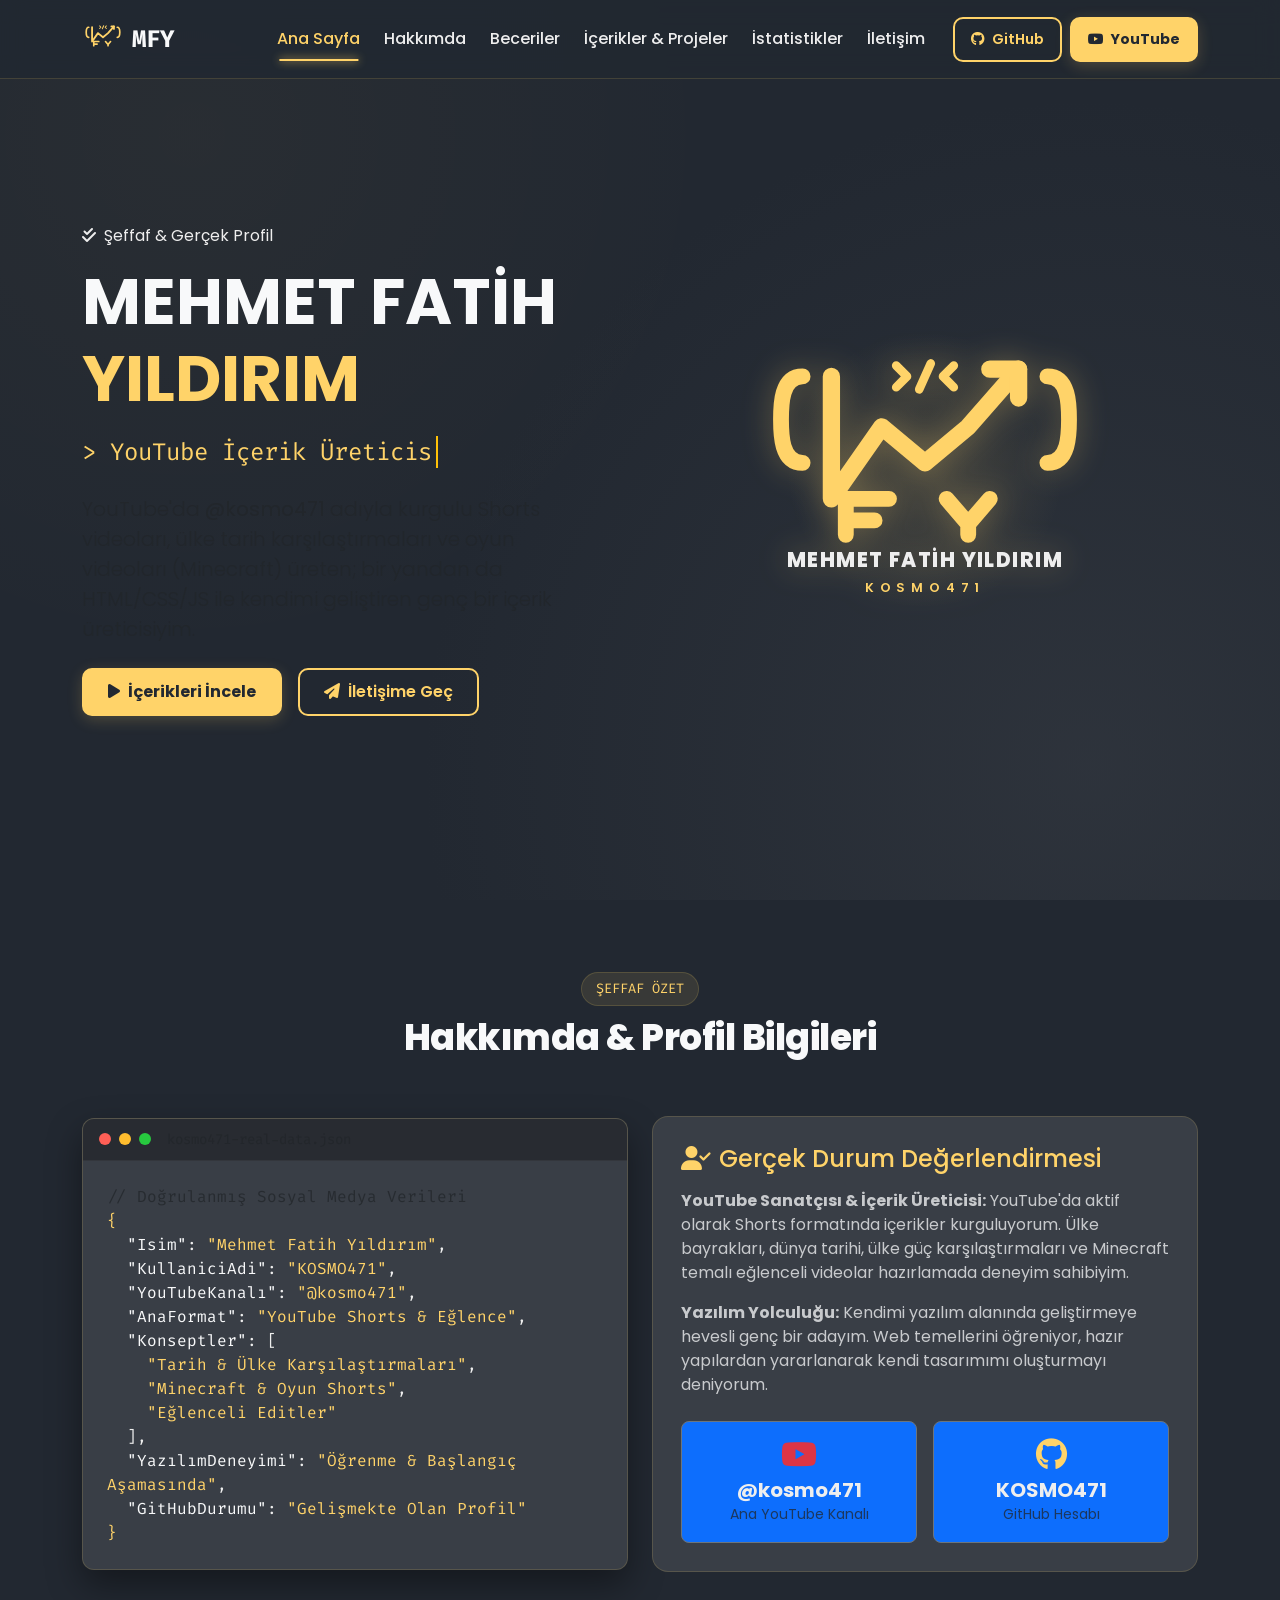
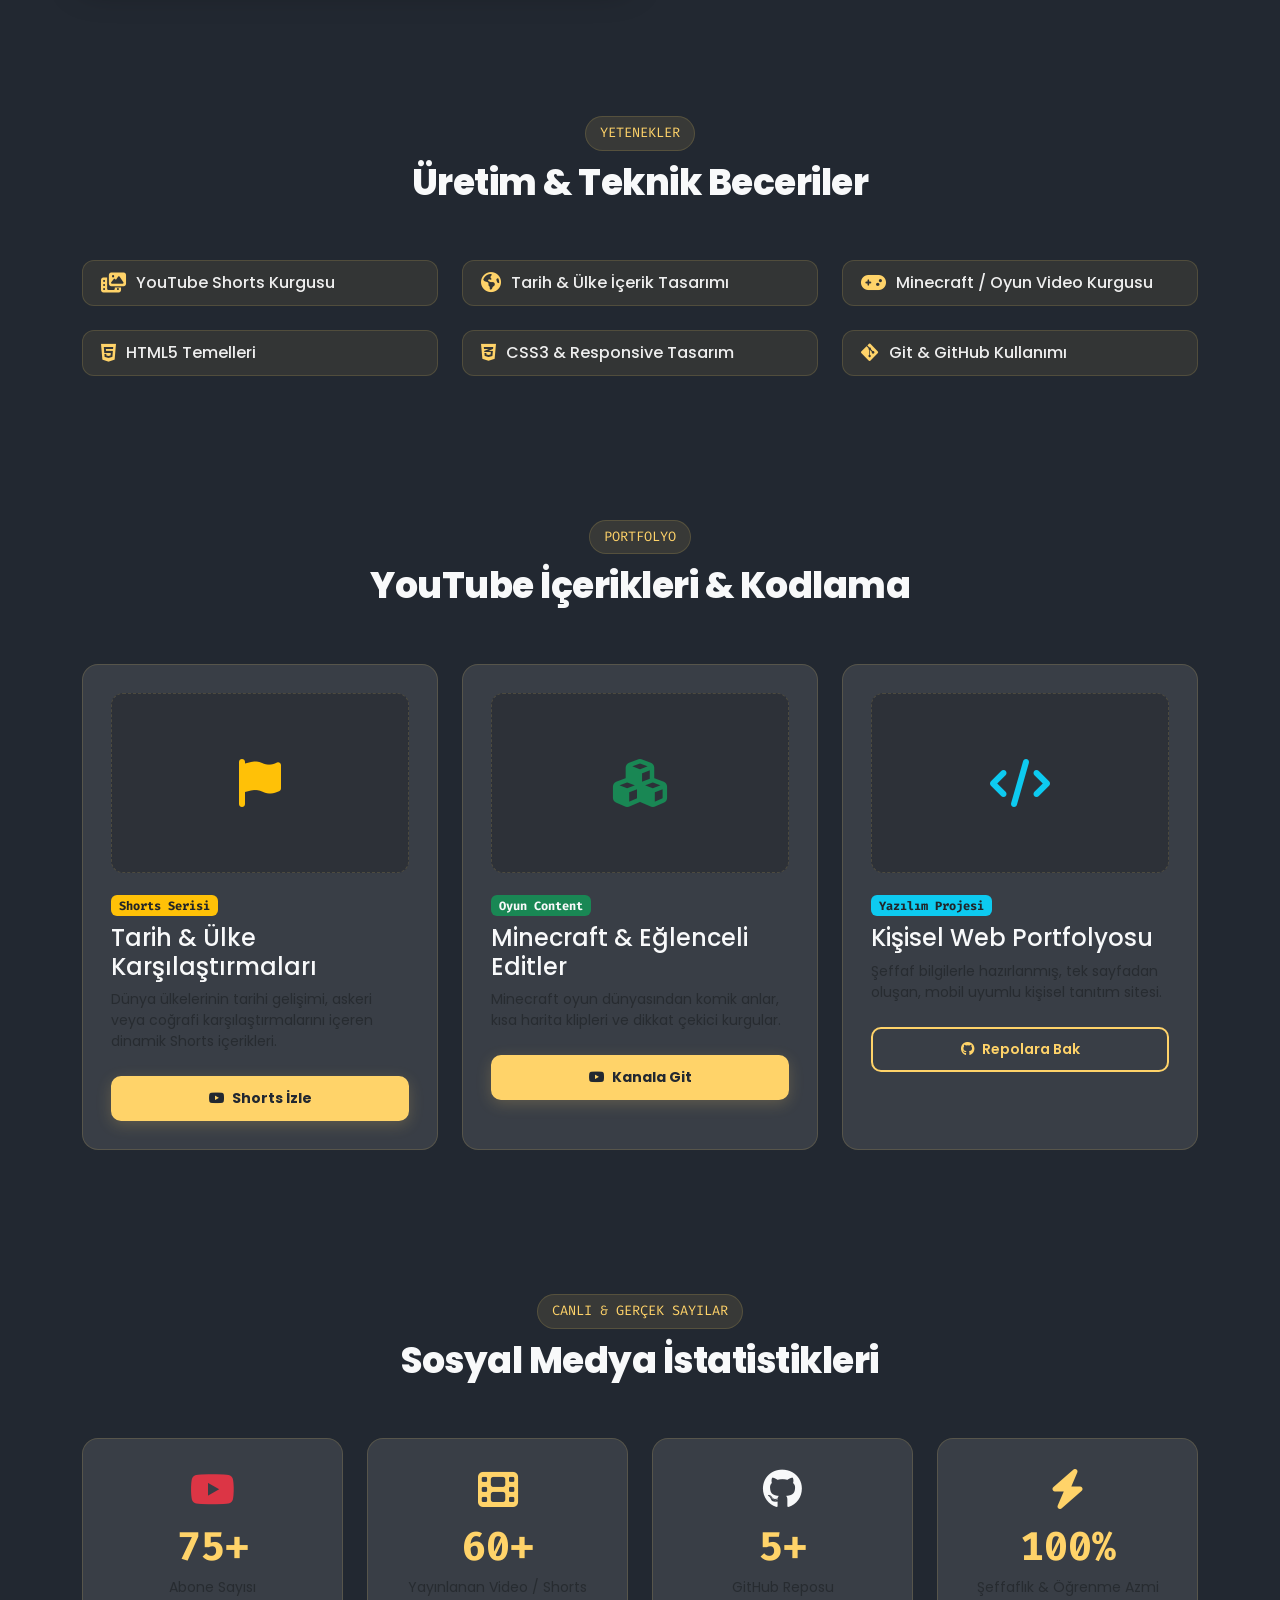
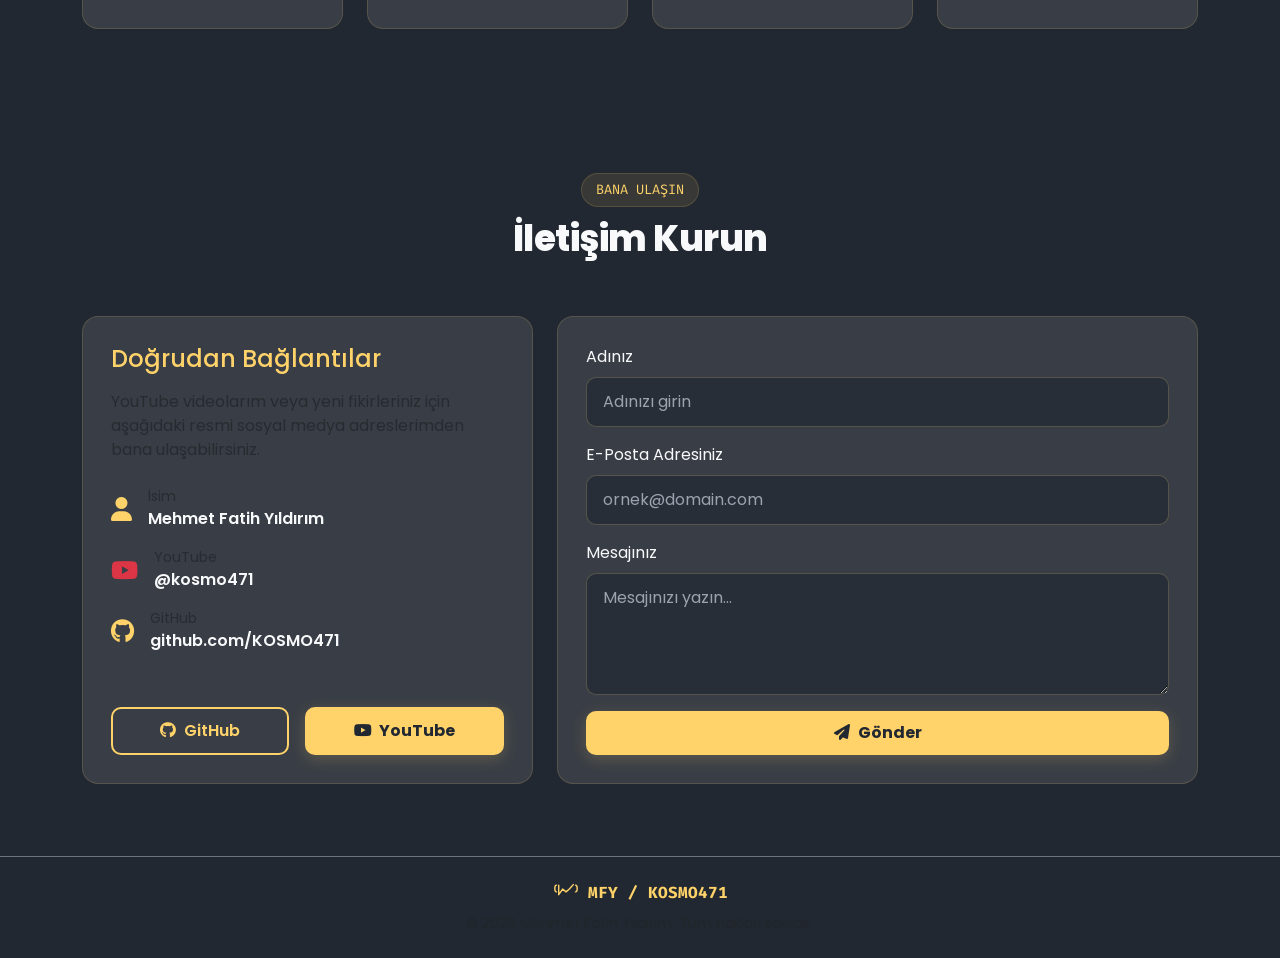
<file: index.html>
<!DOCTYPE html>
<html lang="tr" class="scroll-smooth">
<head>
    <meta charset="UTF-8">
    <meta name="viewport" content="width=device-width, initial-scale=1.0">
    <title>Mehmet Fatih Yıldırım | KOSMO471 - Şeffaf Portfolyo</title>
    
    <!-- Bootstrap 5.3 CSS -->
    <link href="https://cdn.jsdelivr.net/npm/bootstrap@5.3.2/dist/css/bootstrap.min.css" rel="stylesheet">
    <!-- Font Awesome 6.5 -->
    <link rel="stylesheet" href="https://cdnjs.cloudflare.com/ajax/libs/font-awesome/6.5.1/css/all.min.css">
    <!-- Google Fonts: Poppins & Fira Code -->
    <link href="https://fonts.googleapis.com/css2?family=Fira+Code:wght@400;500;600&family=Poppins:wght@300;400;500;600;700;800&display=swap" rel="stylesheet">

    <style>
        :root {
            --bg-primary: #222831;
            --bg-secondary: #393E46;
            --accent-gold: #FFD369;
            --text-light: #EEEEEE;
            --text-muted: #9CA3AF;
            --border-color: rgba(255, 211, 105, 0.15);
            --font-main: 'Poppins', sans-serif;
            --font-code: 'Fira Code', monospace;
        }

        * {
            box-sizing: border-box;
            margin: 0;
            padding: 0;
        }

        body {
            background-color: var(--bg-primary);
            color: var(--text-light);
            font-family: var(--font-main);
            overflow-x: hidden;
            background-image: 
                radial-gradient(circle at 15% 15%, rgba(255, 211, 105, 0.03) 0%, transparent 40%),
                radial-gradient(circle at 85% 85%, rgba(57, 62, 70, 0.5) 0%, transparent 50%);
            background-attachment: fixed;
        }

        /* Custom Scrollbar */
        ::-webkit-scrollbar {
            width: 8px;
        }
        ::-webkit-scrollbar-track {
            background: var(--bg-primary);
        }
        ::-webkit-scrollbar-thumb {
            background: var(--bg-secondary);
            border-radius: 4px;
            border: 1px solid var(--border-color);
        }
        ::-webkit-scrollbar-thumb:hover {
            background: var(--accent-gold);
        }

        /* Helper Classes */
        .text-gold { color: var(--accent-gold) !important; }
        .bg-secondary-custom { background-color: var(--bg-secondary) !important; }
        .font-code { font-family: var(--font-code); }

        /* Glassmorphism Navbar */
        .navbar-custom {
            background-color: rgba(34, 40, 49, 0.9);
            backdrop-filter: blur(12px);
            -webkit-backdrop-filter: blur(12px);
            border-bottom: 1px solid var(--border-color);
            transition: all 0.3s ease;
        }
        .nav-link {
            color: var(--text-light) !important;
            font-weight: 500;
            margin: 0 4px;
            position: relative;
            transition: color 0.3s ease;
        }
        .nav-link:hover, .nav-link.active {
            color: var(--accent-gold) !important;
        }
        .nav-link::after {
            content: '';
            position: absolute;
            width: 0;
            height: 2px;
            bottom: -2px;
            left: 50%;
            background-color: var(--accent-gold);
            transition: all 0.3s ease;
            transform: translateX(-50%);
            box-shadow: 0 0 8px var(--accent-gold);
        }
        .nav-link:hover::after, .nav-link.active::after {
            width: 80%;
        }

        /* Custom Buttons */
        .btn-gold {
            background-color: var(--accent-gold);
            color: var(--bg-primary);
            font-weight: 700;
            border: 2px solid var(--accent-gold);
            border-radius: 10px;
            padding: 10px 24px;
            transition: all 0.3s ease;
            box-shadow: 0 4px 15px rgba(255, 211, 105, 0.2);
        }
        .btn-gold:hover {
            background-color: transparent;
            color: var(--accent-gold);
            transform: translateY(-3px);
            box-shadow: 0 8px 25px rgba(255, 211, 105, 0.35);
        }
        .btn-outline-gold {
            border: 2px solid var(--accent-gold);
            color: var(--accent-gold);
            font-weight: 600;
            border-radius: 10px;
            padding: 10px 24px;
            transition: all 0.3s ease;
        }
        .btn-outline-gold:hover {
            background-color: var(--accent-gold);
            color: var(--bg-primary);
            transform: translateY(-3px);
            box-shadow: 0 8px 20px rgba(255, 211, 105, 0.25);
        }

        /* Section Title Styling */
        .section-header {
            position: relative;
            margin-bottom: 3.5rem;
        }
        .section-header h2 {
            font-weight: 800;
            font-size: 2.25rem;
            letter-spacing: -0.5px;
        }
        .section-header .sub-badge {
            display: inline-block;
            background-color: rgba(255, 211, 105, 0.1);
            color: var(--accent-gold);
            padding: 6px 14px;
            border-radius: 20px;
            font-size: 0.85rem;
            font-family: var(--font-code);
            border: 1px solid var(--border-color);
            margin-bottom: 10px;
        }

        /* Hero Section */
        .hero-section {
            min-height: 100vh;
            display: flex;
            align-items: center;
            position: relative;
            padding-top: 100px;
            padding-bottom: 60px;
        }
        .hero-logo-container {
            position: relative;
            display: inline-block;
            padding: 30px;
        }
        .hero-logo-container::before {
            content: '';
            position: absolute;
            top: 50%;
            left: 50%;
            transform: translate(-50%, -50%);
            width: 280px;
            height: 280px;
            background: radial-gradient(circle, rgba(255,211,105,0.15) 0%, rgba(34,40,49,0) 70%);
            border-radius: 50%;
            z-index: 0;
            animation: pulseGlow 4s infinite alternate;
        }
        @keyframes pulseGlow {
            0% { transform: translate(-50%, -50%) scale(0.9); opacity: 0.5; }
            100% { transform: translate(-50%, -50%) scale(1.2); opacity: 1; }
        }
        .hero-logo-svg {
            position: relative;
            z-index: 1;
            filter: drop-shadow(0 0 15px rgba(255, 211, 105, 0.3));
            max-width: 100%;
            height: auto;
        }

        /* Interactive Terminal Card */
        .terminal-card {
            background-color: var(--bg-secondary);
            border: 1px solid var(--border-color);
            border-radius: 12px;
            overflow: hidden;
            box-shadow: 0 15px 35px rgba(0,0,0,0.4);
        }
        .terminal-header {
            background-color: rgba(0,0,0,0.3);
            padding: 10px 16px;
            display: flex;
            align-items: center;
            gap: 8px;
            border-bottom: 1px solid rgba(255,255,255,0.05);
        }
        .terminal-btn {
            width: 12px;
            height: 12px;
            border-radius: 50%;
            display: inline-block;
        }
        .btn-red { background-color: #FF5F56; }
        .btn-yellow { background-color: #FFBD2E; }
        .btn-green { background-color: #27C93F; }

        /* Card Customization */
        .custom-card {
            background-color: var(--bg-secondary);
            border: 1px solid var(--border-color);
            border-radius: 16px;
            padding: 28px;
            transition: all 0.3s cubic-bezier(0.4, 0, 0.2, 1);
            height: 100%;
            position: relative;
        }
        .custom-card:hover {
            transform: translateY(-8px);
            border-color: var(--accent-gold);
            box-shadow: 0 12px 30px rgba(0,0,0,0.5);
        }

        /* Tech Badges */
        .skill-badge {
            background: rgba(255, 211, 105, 0.08);
            border: 1px solid var(--border-color);
            color: var(--text-light);
            padding: 10px 18px;
            border-radius: 12px;
            display: flex;
            align-items: center;
            gap: 10px;
            font-weight: 500;
            transition: all 0.3s ease;
        }
        .skill-badge:hover {
            background: var(--accent-gold);
            color: var(--bg-primary);
            transform: translateY(-3px);
            border-color: var(--accent-gold);
        }
        .skill-badge i {
            font-size: 1.25rem;
            color: var(--accent-gold);
        }
        .skill-badge:hover i {
            color: var(--bg-primary);
        }

        .project-card-img {
            height: 180px;
            background: rgba(0,0,0,0.2);
            border-radius: 12px;
            display: flex;
            align-items: center;
            justify-content: center;
            border: 1px dashed var(--border-color);
            color: var(--accent-gold);
            font-size: 3rem;
            margin-bottom: 20px;
        }

        /* Stat Counter */
        .stat-card {
            text-align: center;
            padding: 30px 20px;
            border-radius: 16px;
            background: var(--bg-secondary);
            border: 1px solid var(--border-color);
        }
        .stat-number {
            font-size: 2.5rem;
            font-weight: 800;
            color: var(--accent-gold);
            font-family: var(--font-code);
        }

        /* Form Controls */
        .form-control-custom {
            background-color: rgba(34, 40, 49, 0.7);
            border: 1px solid var(--border-color);
            color: var(--text-light);
            border-radius: 10px;
            padding: 12px 16px;
            transition: all 0.3s ease;
        }
        .form-control-custom:focus {
            background-color: var(--bg-primary);
            border-color: var(--accent-gold);
            color: var(--text-light);
            box-shadow: 0 0 12px rgba(255, 211, 105, 0.25);
            outline: none;
        }
        .form-control-custom::placeholder {
            color: var(--text-muted);
        }

        /* Floating Back To Top Button */
        #backToTop {
            position: fixed;
            bottom: 30px;
            right: 30px;
            width: 48px;
            height: 48px;
            background-color: var(--accent-gold);
            color: var(--bg-primary);
            border: none;
            border-radius: 50%;
            display: none;
            align-items: center;
            justify-content: center;
            font-size: 1.2rem;
            cursor: pointer;
            z-index: 999;
            box-shadow: 0 6px 20px rgba(0,0,0,0.4);
            transition: all 0.3s ease;
        }
        #backToTop:hover {
            transform: translateY(-5px) scale(1.05);
            box-shadow: 0 8px 25px rgba(255, 211, 105, 0.5);
        }

        /* Real Profile Highlight Badge */
        .real-badge {
            font-size: 0.75rem;
            padding: 4px 8px;
            border-radius: 6px;
            background-color: rgba(255, 211, 105, 0.15);
            color: var(--accent-gold);
            border: 1px solid var(--border-color);
        }
    </style>
</head>
<body data-bs-spy="scroll" data-bs-target="#navbar" data-bs-offset="100">

    <!-- STICKY NAVBAR -->
    <nav id="navbar" class="navbar navbar-expand-lg fixed-top navbar-custom py-3">
        <div class="container">
            <a class="navbar-brand d-flex align-items-center gap-2" href="#hero">
                <!-- SVG MFY Logo -->
                <svg width="42" height="36" viewBox="0 0 500 400" fill="none" xmlns="http://www.w3.org/2000/svg">
                    <path d="M 80,180 C 50,180 50,140 50,120 C 50,100 50,60 80,60" stroke="#FFD369" stroke-width="20" stroke-linecap="round" fill="none"/>
                    <path d="M 420,180 C 450,180 450,140 450,120 C 450,100 450,60 420,60" stroke="#FFD369" stroke-width="20" stroke-linecap="round" fill="none"/>
                    <path d="M 120,60 L 120,230 L 190,130 L 250,180 L 310,130 L 380,50" stroke="#FFD369" stroke-width="22" stroke-linecap="round" stroke-linejoin="round" fill="none"/>
                    <path d="M 350,50 L 380,50 L 380,80" stroke="#FFD369" stroke-width="22" stroke-linecap="round" stroke-linejoin="round" fill="none"/>
                    <path d="M 210,75 L 225,60 L 210,45 M 290,75 L 275,60 L 290,45 M 258,42 L 242,78" stroke="#FFD369" stroke-width="12" stroke-linecap="round" stroke-linejoin="round" fill="none"/>
                    <path d="M 140,230 L 200,230 M 140,230 L 140,280 M 140,260 L 180,260" stroke="#FFD369" stroke-width="20" stroke-linecap="round" stroke-linejoin="round" fill="none"/>
                    <path d="M 280,230 L 310,265 L 310,280 M 340,230 L 310,265" stroke="#FFD369" stroke-width="20" stroke-linecap="round" stroke-linejoin="round" fill="none"/>
                </svg>
                <span class="fw-bold fs-4 text-light tracking-wide font-code">MFY</span>
            </a>

            <button class="navbar-toggler border-0 text-light fs-2" type="button" data-bs-toggle="collapse" data-bs-target="#navbarNav">
                <i class="fa-solid fa-bars-staggered text-gold"></i>
            </button>

            <div class="collapse navbar-collapse" id="navbarNav">
                <ul class="navbar-nav ms-auto align-items-center me-lg-3 py-3 py-lg-0">
                    <li class="nav-item"><a class="nav-link" href="#hero">Ana Sayfa</a></li>
                    <li class="nav-item"><a class="nav-link" href="#hakkimda">Hakkımda</a></li>
                    <li class="nav-item"><a class="nav-link" href="#beceriler">Beceriler</a></li>
                    <li class="nav-item"><a class="nav-link" href="#icerikler">İçerikler &amp; Projeler</a></li>
                    <li class="nav-item"><a class="nav-link" href="#istatistikler">İstatistikler</a></li>
                    <li class="nav-item"><a class="nav-link" href="#iletisim">İletişim</a></li>
                </ul>
                <div class="d-flex gap-2">
                    <a href="https://github.com/KOSMO471" target="_blank" class="btn btn-sm btn-outline-gold px-3">
                        <i class="fa-brands fa-github me-1"></i> GitHub
                    </a>
                    <a href="https://www.youtube.com/@kosmo471" target="_blank" class="btn btn-sm btn-gold px-3">
                        <i class="fa-brands fa-youtube me-1"></i> YouTube
                    </a>
                </div>
            </div>
        </div>
    </nav>

    <!-- HERO SECTION -->
    <section id="hero" class="hero-section">
        <div class="container">
            <div class="row align-items-center gy-5">
                <div class="col-lg-6 text-center text-lg-start">
                    <span class="sub-badge mb-3 d-inline-block">
                        <i class="fa-solid fa-check-double me-2"></i>Şeffaf &amp; Gerçek Profil
                    </span>
                    <h1 class="display-3 fw-bold mb-3 text-light">
                        MEHMET FATİH <br>
                        <span class="text-gold">YILDIRIM</span>
                    </h1>
                    <p class="fs-4 font-code text-gold mb-4">
                        &gt; <span id="typingText"></span><span class="border-end border-2 border-warning ms-1"></span>
                    </p>
                    <p class="text-muted lead mb-4 pe-lg-4">
                        YouTube'da <strong>@kosmo471</strong> adıyla kurgulu Shorts videoları, ülke tarih karşılaştırmaları ve oyun videoları (Minecraft) üreten; bir yandan da HTML/CSS/JS ile kendimi geliştiren genç bir içerik üreticisiyim.
                    </p>
                    <div class="d-flex gap-3 justify-content-center justify-content-lg-start flex-wrap">
                        <a href="#icerikler" class="btn btn-gold">
                            <i class="fa-solid fa-play me-2"></i>İçerikleri İncele
                        </a>
                        <a href="#iletisim" class="btn btn-outline-gold">
                            <i class="fa-solid fa-paper-plane me-2"></i>İletişime Geç
                        </a>
                    </div>
                </div>

                <div class="col-lg-6 text-center">
                    <div class="hero-logo-container">
                        <!-- SVG Logo -->
                        <svg class="hero-logo-svg" width="360" height="280" viewBox="0 0 500 380" fill="none" xmlns="http://www.w3.org/2000/svg">
                            <path d="M 80,180 C 50,180 50,140 50,120 C 50,100 50,60 80,60" stroke="#FFD369" stroke-width="22" stroke-linecap="round" fill="none"/>
                            <path d="M 420,180 C 450,180 450,140 450,120 C 450,100 450,60 420,60" stroke="#FFD369" stroke-width="22" stroke-linecap="round" fill="none"/>
                            
                            <path d="M 120,60 L 120,230 L 190,130 L 250,180 L 310,130 L 380,50" stroke="#FFD369" stroke-width="24" stroke-linecap="round" stroke-linejoin="round" fill="none"/>
                            <path d="M 340,50 L 380,50 L 380,90" stroke="#FFD369" stroke-width="24" stroke-linecap="round" stroke-linejoin="round" fill="none"/>
                            
                            <path d="M 210,75 L 225,60 L 210,45 M 290,75 L 275,60 L 290,45 M 258,42 L 242,78" stroke="#FFD369" stroke-width="12" stroke-linecap="round" stroke-linejoin="round" fill="none"/>
                            
                            <path d="M 140,230 L 200,230 M 140,230 L 140,280 M 140,260 L 180,260" stroke="#FFD369" stroke-width="22" stroke-linecap="round" stroke-linejoin="round" fill="none"/>
                            
                            <path d="M 280,230 L 310,265 L 310,280 M 340,230 L 310,265" stroke="#FFD369" stroke-width="22" stroke-linecap="round" stroke-linejoin="round" fill="none"/>
                            
                            <text x="250" y="325" text-anchor="middle" fill="#EEEEEE" font-family="'Poppins', sans-serif" font-weight="800" font-size="28" letter-spacing="2">MEHMET FATİH YILDIRIM</text>
                            <text x="250" y="360" text-anchor="middle" fill="#FFD369" font-family="'Poppins', sans-serif" font-weight="600" font-size="18" letter-spacing="8">KOSMO471</text>
                        </svg>
                    </div>
                </div>
            </div>
        </div>
    </section>

    <!-- HAKKIMDA SECTION -->
    <section id="hakkimda" class="py-5">
        <div class="container py-4">
            <div class="section-header text-center">
                <span class="sub-badge">ŞEFFAF ÖZET</span>
                <h2 class="text-light">Hakkımda &amp; Profil Bilgileri</h2>
            </div>

            <div class="row gy-4 align-items-center">
                <!-- Terminal Card -->
                <div class="col-lg-6">
                    <div class="terminal-card">
                        <div class="terminal-header">
                            <span class="terminal-btn btn-red"></span>
                            <span class="terminal-btn btn-yellow"></span>
                            <span class="terminal-btn btn-green"></span>
                            <span class="font-code text-muted ms-2 small">kosmo471-real-data.json</span>
                        </div>
                        <div class="p-4 font-code fs-6">
                            <span class="text-muted">// Doğrulanmış Sosyal Medya Verileri</span><br>
                            <span class="text-gold">{</span><br>
                            &nbsp;&nbsp;<span class="text-light">"Isim"</span>: <span class="text-gold">"Mehmet Fatih Yıldırım"</span>,<br>
                            &nbsp;&nbsp;<span class="text-light">"KullaniciAdi"</span>: <span class="text-gold">"KOSMO471"</span>,<br>
                            &nbsp;&nbsp;<span class="text-light">"YouTubeKanalı"</span>: <span class="text-gold">"@kosmo471"</span>,<br>
                            &nbsp;&nbsp;<span class="text-light">"AnaFormat"</span>: <span class="text-gold">"YouTube Shorts &amp; Eğlence"</span>,<br>
                            &nbsp;&nbsp;<span class="text-light">"Konseptler"</span>: [<br>
                            &nbsp;&nbsp;&nbsp;&nbsp;<span class="text-gold">"Tarih &amp; Ülke Karşılaştırmaları"</span>,<br>
                            &nbsp;&nbsp;&nbsp;&nbsp;<span class="text-gold">"Minecraft &amp; Oyun Shorts"</span>,<br>
                            &nbsp;&nbsp;&nbsp;&nbsp;<span class="text-gold">"Eğlenceli Editler"</span><br>
                            &nbsp;&nbsp;],<br>
                            &nbsp;&nbsp;<span class="text-light">"YazılımDeneyimi"</span>: <span class="text-gold">"Öğrenme &amp; Başlangıç Aşamasında"</span>,<br>
                            &nbsp;&nbsp;<span class="text-light">"GitHubDurumu"</span>: <span class="text-gold">"Gelişmekte Olan Profil"</span><br>
                            <span class="text-gold">}</span>
                        </div>
                    </div>
                </div>

                <!-- Text Detail -->
                <div class="col-lg-6">
                    <div class="custom-card">
                        <h3 class="h4 text-gold mb-3"><i class="fa-solid fa-user-check me-2"></i>Gerçek Durum Değerlendirmesi</h3>
                        <p class="text-light opacity-75 mb-3 leading-relaxed">
                            <strong>YouTube Sanatçısı &amp; İçerik Üreticisi:</strong> YouTube'da aktif olarak Shorts formatında içerikler kurguluyorum. Ülke bayrakları, dünya tarihi, ülke güç karşılaştırmaları ve Minecraft temalı eğlenceli videolar hazırlamada deneyim sahibiyim.
                        </p>
                        <p class="text-light opacity-75 mb-4 leading-relaxed">
                            <strong>Yazılım Yolculuğu:</strong> Kendimi yazılım alanında geliştirmeye hevesli genç bir adayım. Web temellerini öğreniyor, hazır yapılardan yararlanarak kendi tasarımımı oluşturmayı deniyorum.
                        </p>
                        
                        <div class="row g-3 text-center">
                            <div class="col-6">
                                <div class="p-3 bg-primary rounded-3 border border-secondary">
                                    <i class="fa-brands fa-youtube text-danger fs-2 mb-2"></i>
                                    <h5 class="fw-bold mb-0">@kosmo471</h5>
                                    <small class="text-muted">Ana YouTube Kanalı</small>
                                </div>
                            </div>
                            <div class="col-6">
                                <div class="p-3 bg-primary rounded-3 border border-secondary">
                                    <i class="fa-brands fa-github text-gold fs-2 mb-2"></i>
                                    <h5 class="fw-bold mb-0">KOSMO471</h5>
                                    <small class="text-muted">GitHub Hesabı</small>
                                </div>
                            </div>
                        </div>
                    </div>
                </div>
            </div>
        </div>
    </section>

    <!-- BECERİLER SECTION -->
    <section id="beceriler" class="py-5">
        <div class="container py-4">
            <div class="section-header text-center">
                <span class="sub-badge">YETENEKLER</span>
                <h2 class="text-light">Üretim &amp; Teknik Beceriler</h2>
            </div>

            <div class="row g-4">
                <div class="col-md-6 col-lg-4">
                    <div class="skill-badge">
                        <i class="fa-solid fa-photo-film"></i>
                        <span>YouTube Shorts Kurgusu</span>
                    </div>
                </div>
                <div class="col-md-6 col-lg-4">
                    <div class="skill-badge">
                        <i class="fa-solid fa-earth-americas"></i>
                        <span>Tarih &amp; Ülke İçerik Tasarımı</span>
                    </div>
                </div>
                <div class="col-md-6 col-lg-4">
                    <div class="skill-badge">
                        <i class="fa-solid fa-gamepad"></i>
                        <span>Minecraft / Oyun Video Kurgusu</span>
                    </div>
                </div>
                <div class="col-md-6 col-lg-4">
                    <div class="skill-badge">
                        <i class="fa-brands fa-html5"></i>
                        <span>HTML5 Temelleri</span>
                    </div>
                </div>
                <div class="col-md-6 col-lg-4">
                    <div class="skill-badge">
                        <i class="fa-brands fa-css3-alt"></i>
                        <span>CSS3 &amp; Responsive Tasarım</span>
                    </div>
                </div>
                <div class="col-md-6 col-lg-4">
                    <div class="skill-badge">
                        <i class="fa-brands fa-git-alt"></i>
                        <span>Git &amp; GitHub Kullanımı</span>
                    </div>
                </div>
            </div>
        </div>
    </section>

    <!-- PROJELER VE İÇERİKLER SECTION -->
    <section id="icerikler" class="py-5">
        <div class="container py-4">
            <div class="section-header text-center">
                <span class="sub-badge">PORTFOLYO</span>
                <h2 class="text-light">YouTube İçerikleri &amp; Kodlama</h2>
            </div>

            <div class="row g-4">
                <!-- İçerik 1 -->
                <div class="col-md-6 col-lg-4">
                    <div class="custom-card">
                        <div class="project-card-img">
                            <i class="fa-solid fa-flag text-warning"></i>
                        </div>
                        <span class="badge bg-warning text-dark font-code mb-2">Shorts Serisi</span>
                        <h4 class="text-light mb-2">Tarih &amp; Ülke Karşılaştırmaları</h4>
                        <p class="text-muted small mb-4">Dünya ülkelerinin tarihi gelişimi, askeri veya coğrafi karşılaştırmalarını içeren dinamik Shorts içerikleri.</p>
                        <a href="https://www.youtube.com/@kosmo471" target="_blank" class="btn btn-sm btn-gold w-100">
                            <i class="fa-brands fa-youtube me-1"></i> Shorts İzle
                        </a>
                    </div>
                </div>

                <!-- İçerik 2 -->
                <div class="col-md-6 col-lg-4">
                    <div class="custom-card">
                        <div class="project-card-img">
                            <i class="fa-solid fa-cubes text-success"></i>
                        </div>
                        <span class="badge bg-success text-light font-code mb-2">Oyun Content</span>
                        <h4 class="text-light mb-2">Minecraft &amp; Eğlenceli Editler</h4>
                        <p class="text-muted small mb-4">Minecraft oyun dünyasından komik anlar, kısa harita klipleri ve dikkat çekici kurgular.</p>
                        <a href="https://www.youtube.com/@kosmo471" target="_blank" class="btn btn-sm btn-gold w-100">
                            <i class="fa-brands fa-youtube me-1"></i> Kanala Git
                        </a>
                    </div>
                </div>

                <!-- İçerik 3 -->
                <div class="col-md-6 col-lg-4">
                    <div class="custom-card">
                        <div class="project-card-img">
                            <i class="fa-solid fa-code text-info"></i>
                        </div>
                        <span class="badge bg-info text-dark font-code mb-2">Yazılım Projesi</span>
                        <h4 class="text-light mb-2">Kişisel Web Portfolyosu</h4>
                        <p class="text-muted small mb-4">Şeffaf bilgilerle hazırlanmış, tek sayfadan oluşan, mobil uyumlu kişisel tanıtım sitesi.</p>
                        <a href="https://github.com/KOSMO471" target="_blank" class="btn btn-sm btn-outline-gold w-100">
                            <i class="fa-brands fa-github me-1"></i> Repolara Bak
                        </a>
                    </div>
                </div>
            </div>
        </div>
    </section>

    <!-- ŞEFFAF İSTATİSTİKLER SECTION -->
    <section id="istatistikler" class="py-5">
        <div class="container py-4">
            <div class="section-header text-center">
                <span class="sub-badge">CANLI &amp; GERÇEK SAYILAR</span>
                <h2 class="text-light">Sosyal Medya İstatistikleri</h2>
            </div>

            <div class="row g-4 text-center">
                <div class="col-6 col-md-3">
                    <div class="stat-card">
                        <i class="fa-brands fa-youtube text-danger fs-1 mb-2"></i>
                        <div class="stat-number" id="ytSubCount">75+</div>
                        <div class="text-muted small">Abone Sayısı</div>
                    </div>
                </div>
                <div class="col-6 col-md-3">
                    <div class="stat-card">
                        <i class="fa-solid fa-film text-gold fs-1 mb-2"></i>
                        <div class="stat-number" id="ytVideoCount">60+</div>
                        <div class="text-muted small">Yayınlanan Video / Shorts</div>
                    </div>
                </div>
                <div class="col-6 col-md-3">
                    <div class="stat-card">
                        <i class="fa-brands fa-github text-light fs-1 mb-2"></i>
                        <div class="stat-number" id="ghRepoCount">5+</div>
                        <div class="text-muted small">GitHub Reposu</div>
                    </div>
                </div>
                <div class="col-6 col-md-3">
                    <div class="stat-card">
                        <i class="fa-solid fa-bolt text-gold fs-1 mb-2"></i>
                        <div class="stat-number">100%</div>
                        <div class="text-muted small">Şeffaflık &amp; Öğrenme Azmi</div>
                    </div>
                </div>
            </div>
        </div>
    </section>

    <!-- İLETİŞİM SECTION -->
    <section id="iletisim" class="py-5">
        <div class="container py-4">
            <div class="section-header text-center">
                <span class="sub-badge">BANA ULAŞIN</span>
                <h2 class="text-light">İletişim Kurun</h2>
            </div>

            <div class="row gy-4">
                <div class="col-lg-5">
                    <div class="custom-card h-100 d-flex flex-column justify-content-between">
                        <div>
                            <h3 class="h4 text-gold mb-3">Doğrudan Bağlantılar</h3>
                            <p class="text-muted mb-4">YouTube videolarım veya yeni fikirleriniz için aşağıdaki resmi sosyal medya adreslerimden bana ulaşabilirsiniz.</p>
                            
                            <div class="d-flex align-items-center mb-3">
                                <i class="fa-solid fa-user text-gold fs-4 me-3"></i>
                                <div>
                                    <div class="text-muted small">İsim</div>
                                    <div class="fw-semibold text-light">Mehmet Fatih Yıldırım</div>
                                </div>
                            </div>

                            <div class="d-flex align-items-center mb-3">
                                <i class="fa-brands fa-youtube text-danger fs-4 me-3"></i>
                                <div>
                                    <div class="text-muted small">YouTube</div>
                                    <div class="fw-semibold text-light">@kosmo471</div>
                                </div>
                            </div>

                            <div class="d-flex align-items-center mb-3">
                                <i class="fa-brands fa-github text-gold fs-4 me-3"></i>
                                <div>
                                    <div class="text-muted small">GitHub</div>
                                    <div class="fw-semibold text-light">github.com/KOSMO471</div>
                                </div>
                            </div>
                        </div>

                        <div class="d-flex gap-3 mt-4">
                            <a href="https://github.com/KOSMO471" target="_blank" class="btn btn-outline-gold flex-fill">
                                <i class="fa-brands fa-github me-1"></i> GitHub
                            </a>
                            <a href="https://www.youtube.com/@kosmo471" target="_blank" class="btn btn-gold flex-fill">
                                <i class="fa-brands fa-youtube me-1"></i> YouTube
                            </a>
                        </div>
                    </div>
                </div>

                <div class="col-lg-7">
                    <div class="custom-card">
                        <form id="contactForm">
                            <div class="mb-3">
                                <label for="name" class="form-label text-light">Adınız</label>
                                <input type="text" class="form-control form-control-custom" id="name" placeholder="Adınızı girin" required>
                            </div>
                            <div class="mb-3">
                                <label for="email" class="form-label text-light">E-Posta Adresiniz</label>
                                <input type="email" class="form-control form-control-custom" id="email" placeholder="ornek@domain.com" required>
                            </div>
                            <div class="mb-3">
                                <label for="message" class="form-label text-light">Mesajınız</label>
                                <textarea class="form-control form-control-custom" id="message" rows="4" placeholder="Mesajınızı yazın..." required></textarea>
                            </div>
                            <button type="submit" class="btn btn-gold w-100 py-2">
                                <i class="fa-solid fa-paper-plane me-2"></i>Gönder
                            </button>
                        </form>
                    </div>
                </div>
            </div>
        </div>
    </section>

    <!-- FOOTER -->
    <footer class="py-4 border-top border-secondary text-center">
        <div class="container">
            <div class="d-flex justify-content-center align-items-center gap-2 mb-2">
                <svg width="28" height="24" viewBox="0 0 500 400" fill="none" xmlns="http://www.w3.org/2000/svg">
                    <path d="M 80,180 C 50,180 50,140 50,120 C 50,100 50,60 80,60" stroke="#FFD369" stroke-width="25" stroke-linecap="round" fill="none"/>
                    <path d="M 420,180 C 450,180 450,140 450,120 C 450,100 450,60 420,60" stroke="#FFD369" stroke-width="25" stroke-linecap="round" fill="none"/>
                    <path d="M 120,60 L 120,230 L 190,130 L 250,180 L 310,130 L 380,50" stroke="#FFD369" stroke-width="25" stroke-linecap="round" stroke-linejoin="round" fill="none"/>
                </svg>
                <span class="fw-bold font-code text-gold">MFY / KOSMO471</span>
            </div>
            <p class="text-muted small mb-0">&copy; <span id="year"></span> Mehmet Fatih Yıldırım. Tüm hakları saklıdır.</p>
        </div>
    </footer>

    <!-- BACK TO TOP BUTTON -->
    <button id="backToTop" title="Yukarı Çık">
        <i class="fa-solid fa-arrow-up"></i>
    </button>

    <!-- SUCCESS MODAL -->
    <div class="modal fade" id="msgModal" tabindex="-1" aria-hidden="true">
        <div class="modal-dialog modal-dialog-centered">
            <div class="modal-content bg-secondary-custom text-light border-warning">
                <div class="modal-header border-0">
                    <h5 class="modal-title text-gold"><i class="fa-solid fa-circle-check me-2"></i>Mesaj Alındı</h5>
                    <button type="button" class="btn-close btn-close-white" data-bs-dismiss="modal"></button>
                </div>
                <div class="modal-body">
                    Teşekkürler <span id="senderName" class="text-gold fw-bold"></span>, mesajınız başarıyla iletildi!
                </div>
                <div class="modal-footer border-0">
                    <button type="button" class="btn btn-gold" data-bs-dismiss="modal">Kapat</button>
                </div>
            </div>
        </div>
    </div>

    <!-- Bootstrap 5.3 JS -->
    <script src="https://cdn.jsdelivr.net/npm/bootstrap@5.3.2/dist/js/bootstrap.bundle.min.js"></script>

    <!-- Custom Scripts -->
    <script>
        // Set Year
        document.getElementById('year').textContent = new Date().getFullYear();

        // Typing Effect with Accurate Roles
        const roles = [
            "YouTube İçerik Üreticisi @KOSMO471",
            "Shorts & Edit Tasarımcısı",
            "Yazılım Öğrencisi"
        ];
        let roleIndex = 0;
        let charIndex = 0;
        let isDeleting = false;
        const typingElement = document.getElementById("typingText");

        function typeEffect() {
            const currentRole = roles[roleIndex];
            if (isDeleting) {
                typingElement.textContent = currentRole.substring(0, charIndex - 1);
                charIndex--;
            } else {
                typingElement.textContent = currentRole.substring(0, charIndex + 1);
                charIndex++;
            }

            let typeSpeed = isDeleting ? 40 : 80;

            if (!isDeleting && charIndex === currentRole.length) {
                typeSpeed = 1800;
                isDeleting = true;
            } else if (isDeleting && charIndex === 0) {
                isDeleting = false;
                roleIndex = (roleIndex + 1) % roles.length;
                typeSpeed = 400;
            }

            setTimeout(typeEffect, typeSpeed);
        }

        document.addEventListener("DOMContentLoaded", () => {
            typeEffect();
            fetchGitHubStats();
        });

        // Fetch Live Public Repositories Count from GitHub
        async function fetchGitHubStats() {
            try {
                const response = await fetch("https://api.github.com/users/KOSMO471");
                if (response.ok) {
                    const data = await response.json();
                    if (data.public_repos !== undefined) {
                        document.getElementById("ghRepoCount").textContent = data.public_repos;
                    }
                }
            } catch (err) {
                console.log("GitHub REST API Hatası:", err);
            }
        }

        // Back to Top Button Logic
        const backToTopBtn = document.getElementById('backToTop');
        window.addEventListener('scroll', () => {
            if (window.scrollY > 300) {
                backToTopBtn.style.display = 'flex';
            } else {
                backToTopBtn.style.display = 'none';
            }
        });

        backToTopBtn.addEventListener('click', () => {
            window.scrollTo({ top: 0, behavior: 'smooth' });
        });

        // Form Submission Logic
        const contactForm = document.getElementById('contactForm');
        const msgModal = new bootstrap.Modal(document.getElementById('msgModal'));

        contactForm.addEventListener('submit', (e) => {
            e.preventDefault();
            const name = document.getElementById('name').value;
            document.getElementById('senderName').textContent = name;
            contactForm.reset();
            msgModal.show();
        });
    </script>
</body>
</html>
</file>
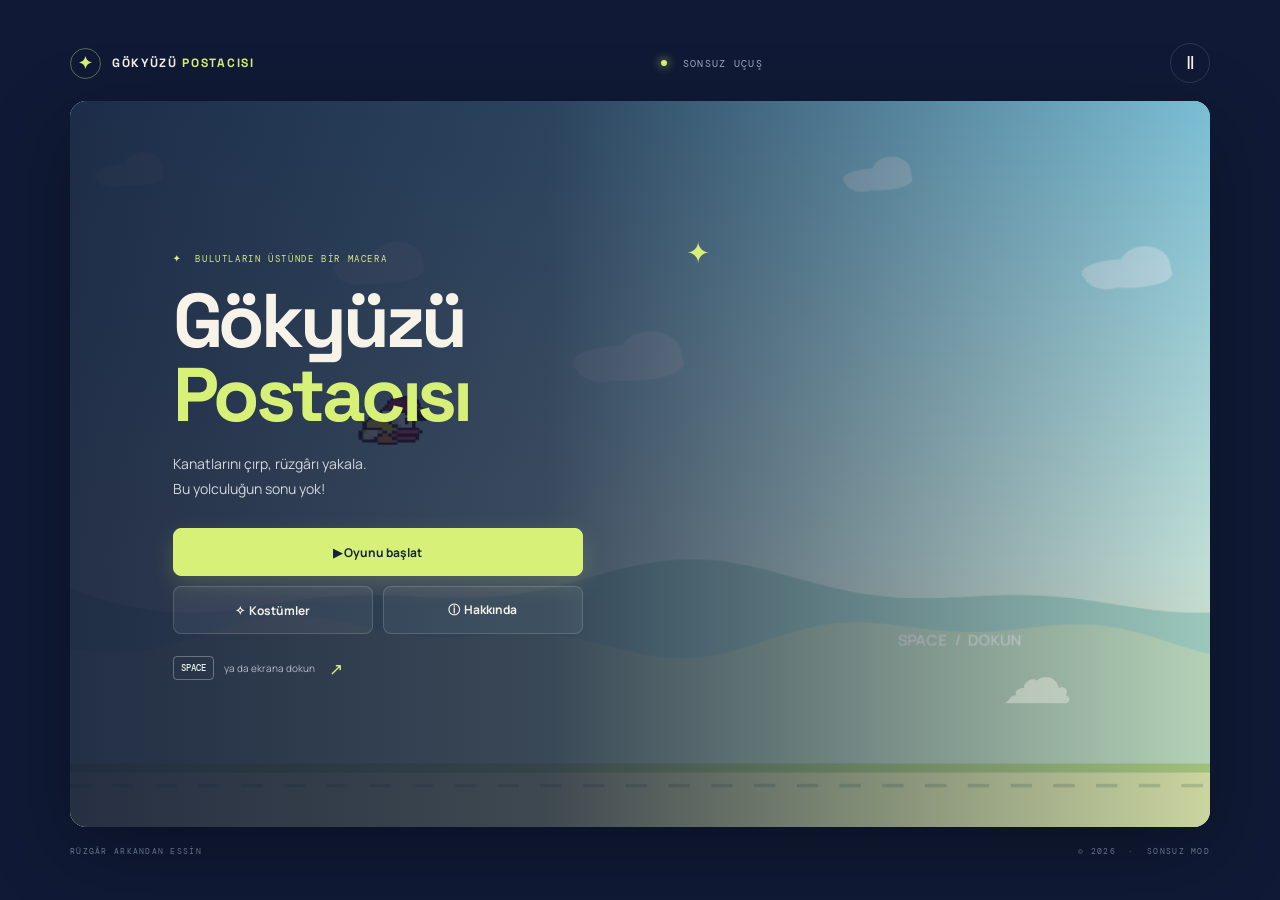
<file: Game/index.html>
<!doctype html>
<html lang="tr">
<head>
  <meta charset="UTF-8">
  <meta name="viewport" content="width=device-width, initial-scale=1, viewport-fit=cover">
  <meta name="theme-color" content="#101a36">
  <title>Gökyüzü Postacısı — Flappy Bird</title>
  <link rel="stylesheet" href="style.css">
</head>
<body>
  <main class="app-shell">
    <header class="topbar">
      <a class="brand" href="#" aria-label="Gökyüzü Postacısı ana menü"><span class="brand-mark">✦</span><span>GÖKYÜZÜ <b>POSTACISI</b></span></a>
      <div class="top-note"><span class="live-dot"></span> SONSUZ UÇUŞ</div>
      <button class="icon-button pause-button" id="pauseButton" aria-label="Menüye dön" title="Menüye dön (Esc)"><span>Ⅱ</span></button>
    </header>

    <section class="game-wrap" aria-label="Flappy Bird oyunu">
      <canvas id="game" width="960" height="640" aria-label="Oyun alanı"></canvas>
      <div class="hud" id="hud" hidden>
        <div class="score-chip"><span>SKOR</span><strong id="score">0</strong></div>
        <div class="best-chip">EN İYİ <b id="best">0</b></div>
      </div>
      <div class="screen menu-screen" id="menuScreen">
        <div class="menu-card">
          <div class="eyebrow"><span>✦</span> BULUTLARIN ÜSTÜNDE BİR MACERA</div>
          <h1>Gökyüzü<br><em>Postacısı</em></h1>
          <p class="lead">Kanatlarını çırp, rüzgârı yakala.<br>Bu yolculuğun sonu yok!</p>
          <div class="menu-actions">
            <button class="primary-button" id="startButton"><span>▶</span> Oyunu başlat</button>
            <button class="secondary-button" id="resumeButton" hidden>Ⅱ &nbsp;Devam et</button>
            <div class="menu-row">
              <button class="secondary-button" id="costumeButton">✧ &nbsp;Kostümler</button>
              <button class="secondary-button" id="aboutButton">ⓘ &nbsp;Hakkında</button>
            </div>
          </div>
          <div class="controls-hint"><kbd>SPACE</kbd><span>ya da ekrana dokun</span><span class="hint-arrow">↗</span></div>
        </div>
        <div class="menu-decoration deco-star">✦</div><div class="menu-decoration deco-cloud">☁</div>
      </div>
      <div class="screen sub-screen" id="costumeScreen" hidden>
        <div class="sub-card">
          <button class="back-button" data-back>← Menü</button>
          <div class="eyebrow">UÇUŞ TARZINI SEÇ</div><h2>Kostümler</h2>
          <p class="sub-lead">Her uçuşa yeni bir görünüm.</p>
          <div class="costume-grid" id="costumeGrid"></div>
          <button class="primary-button wide" id="costumeDone">Uçmaya hazırım <span>→</span></button>
        </div>
      </div>
      <div class="screen sub-screen" id="aboutScreen" hidden>
        <div class="sub-card about-card">
          <button class="back-button" data-back>← Menü</button>
          <div class="eyebrow">BİR DOKUNUŞLA HAVALAN</div><h2>Nasıl oynanır?</h2>
          <p class="about-copy">Kuşunu havada tutmak için <b>Space</b> tuşuna bas veya telefonda ekrana dokun. Boruların arasından geç, yıldızlarını topla ve kendi rekorunu kır. Bir engele çarptığında uçuş sona erer; yeni bir uçuşla tekrar deneyebilirsin.</p>
          <div class="credit-box"><span class="credit-icon">✦</span><div><small>GELİŞTİREN</small><b>Mehmet Fatih Yıldırım</b><a href="https://github.com/KOSMO471" target="_blank" rel="noopener noreferrer">github.com/KOSMO471 ↗</a></div></div>
          <button class="primary-button wide" data-back>Menüye dön <span>→</span></button>
        </div>
      </div>
      <div class="screen gameover-screen" id="gameOverScreen" hidden>
        <div class="result-card"><div class="result-medal">✦</div><div class="eyebrow">UÇUŞ TAMAMLANDI</div><h2>Güzel uçuş!</h2><div class="result-score"><small>SKORUN</small><strong id="finalScore">0</strong></div><p id="recordMessage">Bir tur daha uçmaya ne dersin?</p><button class="primary-button wide" id="retryButton">↻ &nbsp;Yeniden dene</button><button class="text-button" id="resultMenuButton">Ana menüye dön</button></div>
      </div>
    </section>
    <footer class="footer"><span>RÜZGÂR ARKANDAN ESSİN</span><span>© 2026 &nbsp;·&nbsp; SONSUZ MOD</span></footer>
  </main>
  <script src="game.js"></script>
</body>
</html>
</file>
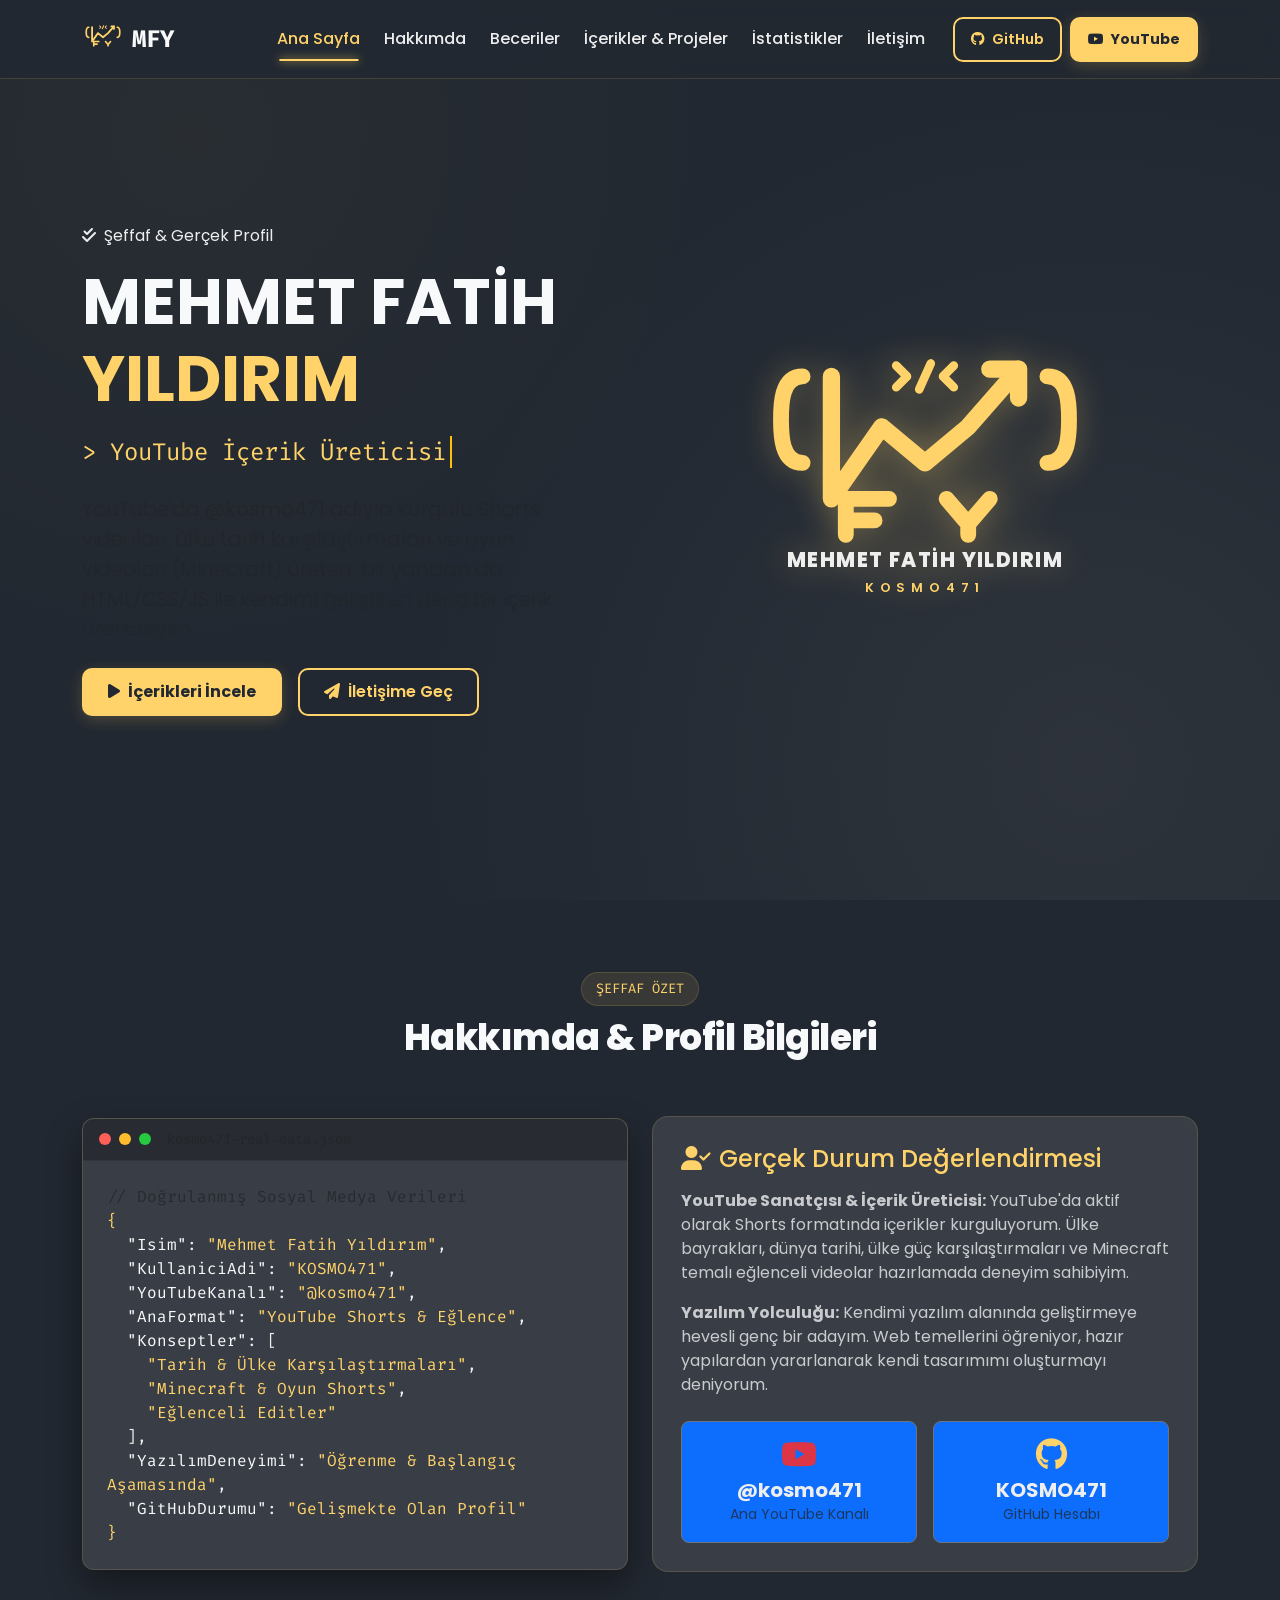
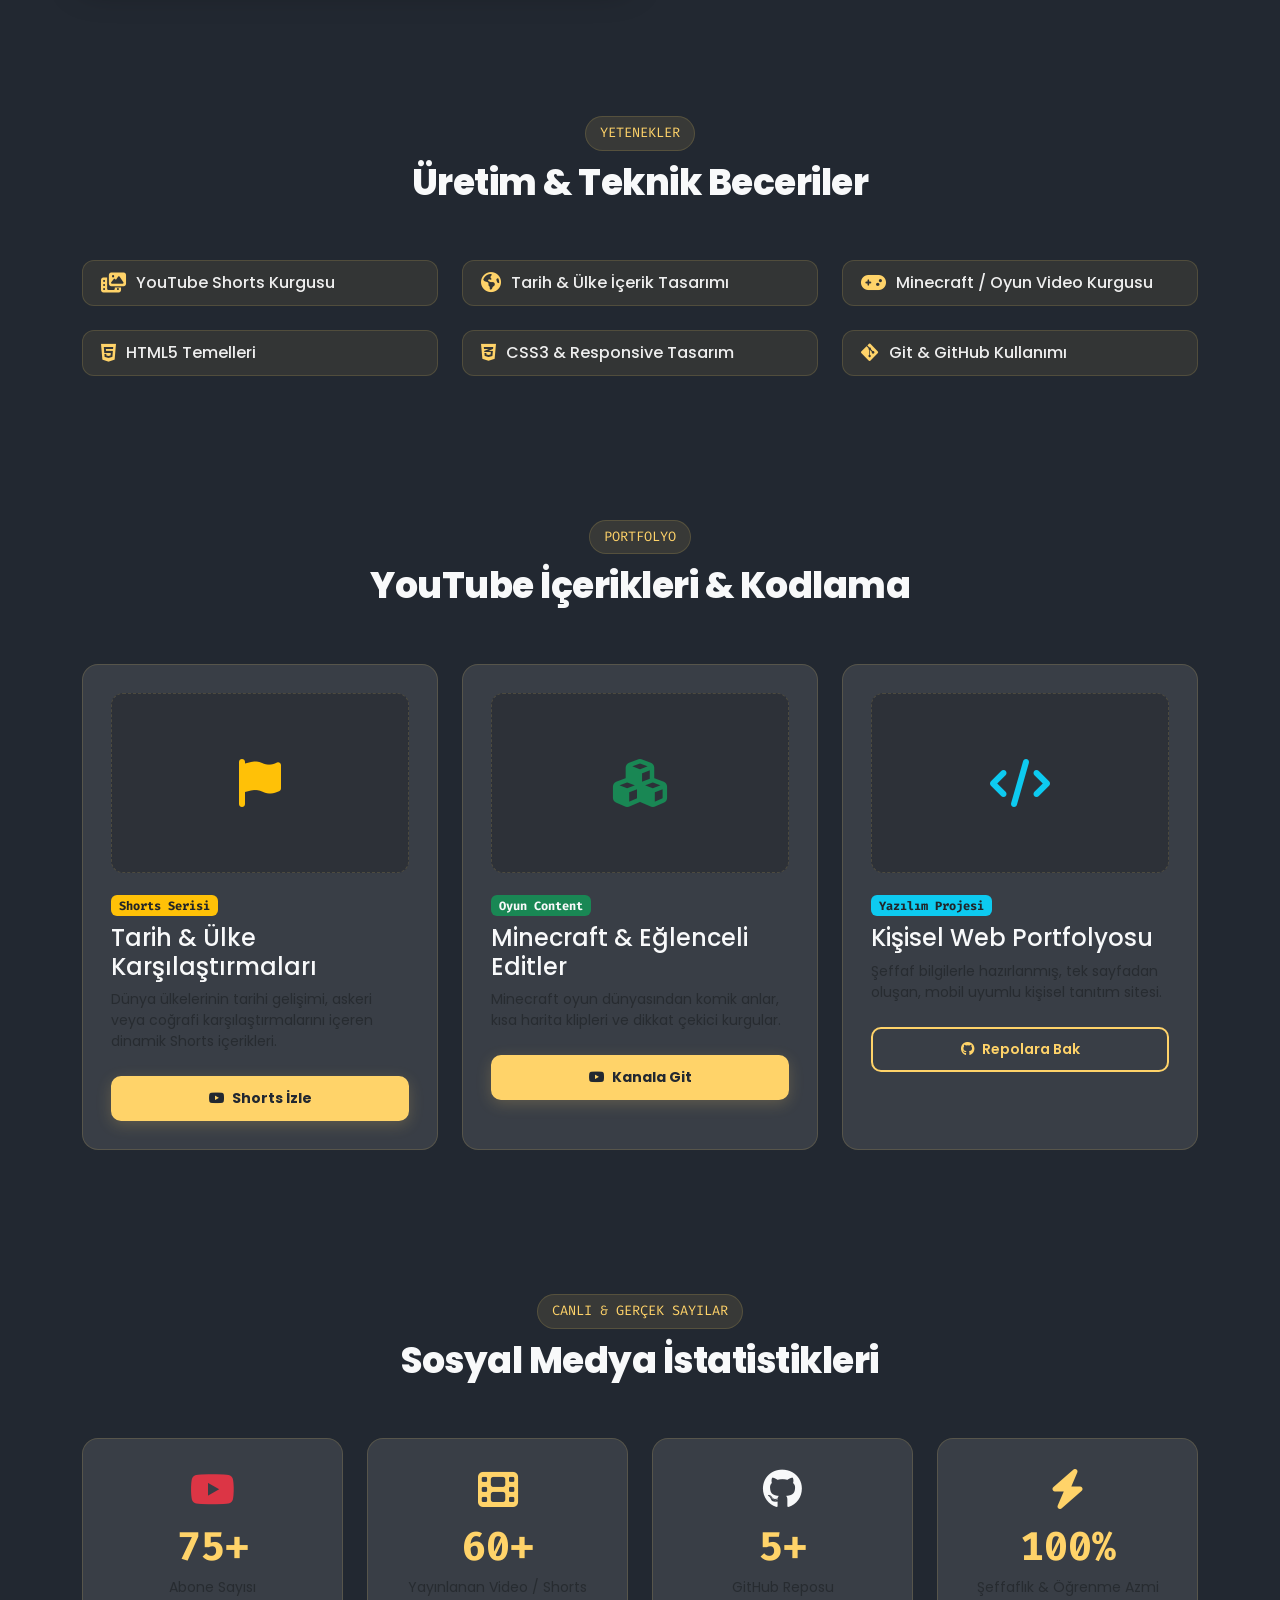
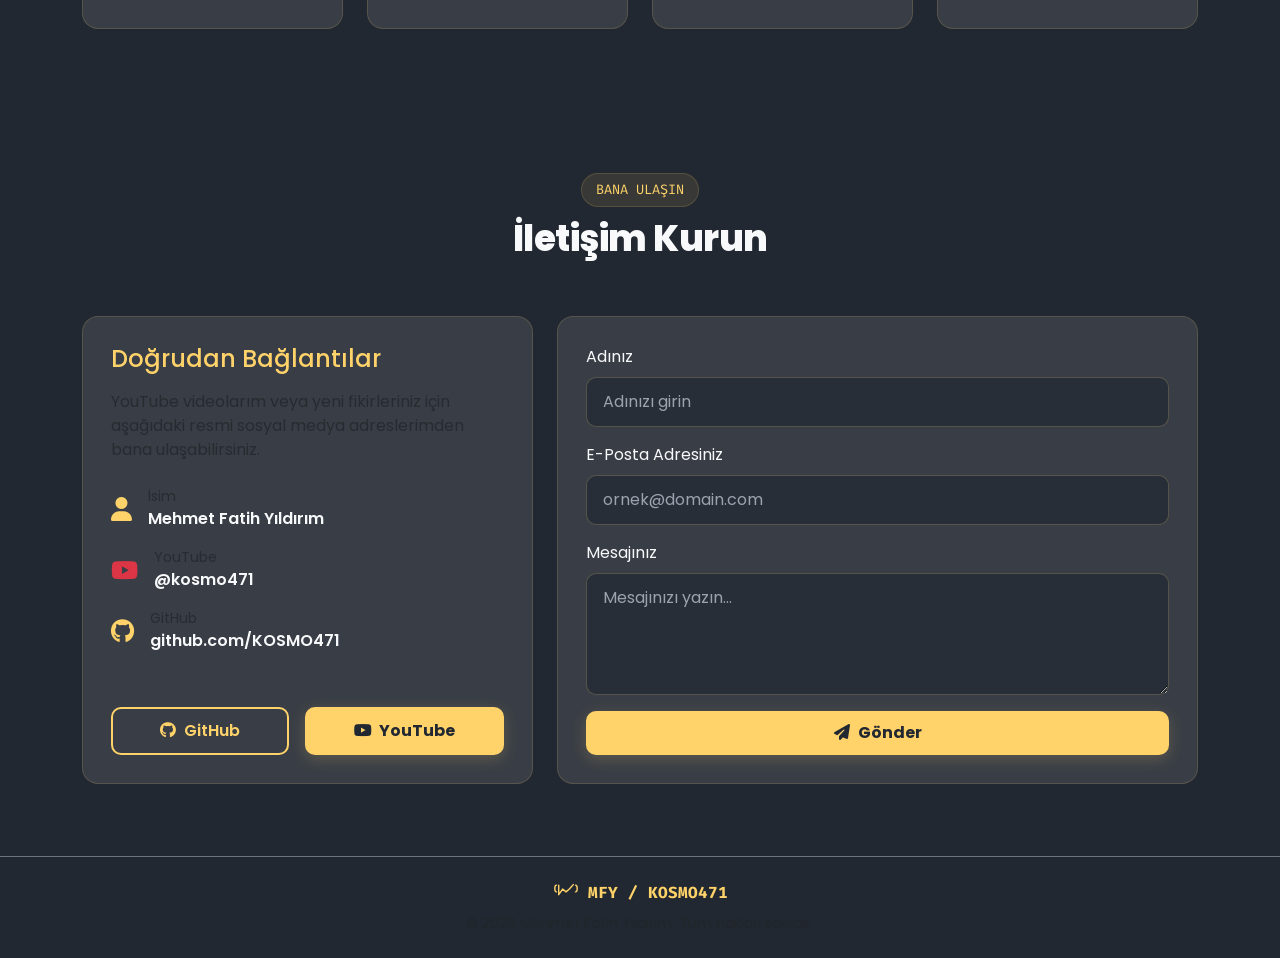
<file: MFY protfölyö.html>
<!DOCTYPE html>
<html lang="tr" class="scroll-smooth">
<head>
    <meta charset="UTF-8">
    <meta name="viewport" content="width=device-width, initial-scale=1.0">
    <title>Mehmet Fatih Yıldırım | KOSMO471 - Şeffaf Portfolyo</title>
    
    <!-- Bootstrap 5.3 CSS -->
    <link href="https://cdn.jsdelivr.net/npm/bootstrap@5.3.2/dist/css/bootstrap.min.css" rel="stylesheet">
    <!-- Font Awesome 6.5 -->
    <link rel="stylesheet" href="https://cdnjs.cloudflare.com/ajax/libs/font-awesome/6.5.1/css/all.min.css">
    <!-- Google Fonts: Poppins & Fira Code -->
    <link href="https://fonts.googleapis.com/css2?family=Fira+Code:wght@400;500;600&family=Poppins:wght@300;400;500;600;700;800&display=swap" rel="stylesheet">

    <style>
        :root {
            --bg-primary: #222831;
            --bg-secondary: #393E46;
            --accent-gold: #FFD369;
            --text-light: #EEEEEE;
            --text-muted: #9CA3AF;
            --border-color: rgba(255, 211, 105, 0.15);
            --font-main: 'Poppins', sans-serif;
            --font-code: 'Fira Code', monospace;
        }

        * {
            box-sizing: border-box;
            margin: 0;
            padding: 0;
        }

        body {
            background-color: var(--bg-primary);
            color: var(--text-light);
            font-family: var(--font-main);
            overflow-x: hidden;
            background-image: 
                radial-gradient(circle at 15% 15%, rgba(255, 211, 105, 0.03) 0%, transparent 40%),
                radial-gradient(circle at 85% 85%, rgba(57, 62, 70, 0.5) 0%, transparent 50%);
            background-attachment: fixed;
        }

        /* Custom Scrollbar */
        ::-webkit-scrollbar {
            width: 8px;
        }
        ::-webkit-scrollbar-track {
            background: var(--bg-primary);
        }
        ::-webkit-scrollbar-thumb {
            background: var(--bg-secondary);
            border-radius: 4px;
            border: 1px solid var(--border-color);
        }
        ::-webkit-scrollbar-thumb:hover {
            background: var(--accent-gold);
        }

        /* Helper Classes */
        .text-gold { color: var(--accent-gold) !important; }
        .bg-secondary-custom { background-color: var(--bg-secondary) !important; }
        .font-code { font-family: var(--font-code); }

        /* Glassmorphism Navbar */
        .navbar-custom {
            background-color: rgba(34, 40, 49, 0.9);
            backdrop-filter: blur(12px);
            -webkit-backdrop-filter: blur(12px);
            border-bottom: 1px solid var(--border-color);
            transition: all 0.3s ease;
        }
        .nav-link {
            color: var(--text-light) !important;
            font-weight: 500;
            margin: 0 4px;
            position: relative;
            transition: color 0.3s ease;
        }
        .nav-link:hover, .nav-link.active {
            color: var(--accent-gold) !important;
        }
        .nav-link::after {
            content: '';
            position: absolute;
            width: 0;
            height: 2px;
            bottom: -2px;
            left: 50%;
            background-color: var(--accent-gold);
            transition: all 0.3s ease;
            transform: translateX(-50%);
            box-shadow: 0 0 8px var(--accent-gold);
        }
        .nav-link:hover::after, .nav-link.active::after {
            width: 80%;
        }

        /* Custom Buttons */
        .btn-gold {
            background-color: var(--accent-gold);
            color: var(--bg-primary);
            font-weight: 700;
            border: 2px solid var(--accent-gold);
            border-radius: 10px;
            padding: 10px 24px;
            transition: all 0.3s ease;
            box-shadow: 0 4px 15px rgba(255, 211, 105, 0.2);
        }
        .btn-gold:hover {
            background-color: transparent;
            color: var(--accent-gold);
            transform: translateY(-3px);
            box-shadow: 0 8px 25px rgba(255, 211, 105, 0.35);
        }
        .btn-outline-gold {
            border: 2px solid var(--accent-gold);
            color: var(--accent-gold);
            font-weight: 600;
            border-radius: 10px;
            padding: 10px 24px;
            transition: all 0.3s ease;
        }
        .btn-outline-gold:hover {
            background-color: var(--accent-gold);
            color: var(--bg-primary);
            transform: translateY(-3px);
            box-shadow: 0 8px 20px rgba(255, 211, 105, 0.25);
        }

        /* Section Title Styling */
        .section-header {
            position: relative;
            margin-bottom: 3.5rem;
        }
        .section-header h2 {
            font-weight: 800;
            font-size: 2.25rem;
            letter-spacing: -0.5px;
        }
        .section-header .sub-badge {
            display: inline-block;
            background-color: rgba(255, 211, 105, 0.1);
            color: var(--accent-gold);
            padding: 6px 14px;
            border-radius: 20px;
            font-size: 0.85rem;
            font-family: var(--font-code);
            border: 1px solid var(--border-color);
            margin-bottom: 10px;
        }

        /* Hero Section */
        .hero-section {
            min-height: 100vh;
            display: flex;
            align-items: center;
            position: relative;
            padding-top: 100px;
            padding-bottom: 60px;
        }
        .hero-logo-container {
            position: relative;
            display: inline-block;
            padding: 30px;
        }
        .hero-logo-container::before {
            content: '';
            position: absolute;
            top: 50%;
            left: 50%;
            transform: translate(-50%, -50%);
            width: 280px;
            height: 280px;
            background: radial-gradient(circle, rgba(255,211,105,0.15) 0%, rgba(34,40,49,0) 70%);
            border-radius: 50%;
            z-index: 0;
            animation: pulseGlow 4s infinite alternate;
        }
        @keyframes pulseGlow {
            0% { transform: translate(-50%, -50%) scale(0.9); opacity: 0.5; }
            100% { transform: translate(-50%, -50%) scale(1.2); opacity: 1; }
        }
        .hero-logo-svg {
            position: relative;
            z-index: 1;
            filter: drop-shadow(0 0 15px rgba(255, 211, 105, 0.3));
            max-width: 100%;
            height: auto;
        }

        /* Interactive Terminal Card */
        .terminal-card {
            background-color: var(--bg-secondary);
            border: 1px solid var(--border-color);
            border-radius: 12px;
            overflow: hidden;
            box-shadow: 0 15px 35px rgba(0,0,0,0.4);
        }
        .terminal-header {
            background-color: rgba(0,0,0,0.3);
            padding: 10px 16px;
            display: flex;
            align-items: center;
            gap: 8px;
            border-bottom: 1px solid rgba(255,255,255,0.05);
        }
        .terminal-btn {
            width: 12px;
            height: 12px;
            border-radius: 50%;
            display: inline-block;
        }
        .btn-red { background-color: #FF5F56; }
        .btn-yellow { background-color: #FFBD2E; }
        .btn-green { background-color: #27C93F; }

        /* Card Customization */
        .custom-card {
            background-color: var(--bg-secondary);
            border: 1px solid var(--border-color);
            border-radius: 16px;
            padding: 28px;
            transition: all 0.3s cubic-bezier(0.4, 0, 0.2, 1);
            height: 100%;
            position: relative;
        }
        .custom-card:hover {
            transform: translateY(-8px);
            border-color: var(--accent-gold);
            box-shadow: 0 12px 30px rgba(0,0,0,0.5);
        }

        /* Tech Badges */
        .skill-badge {
            background: rgba(255, 211, 105, 0.08);
            border: 1px solid var(--border-color);
            color: var(--text-light);
            padding: 10px 18px;
            border-radius: 12px;
            display: flex;
            align-items: center;
            gap: 10px;
            font-weight: 500;
            transition: all 0.3s ease;
        }
        .skill-badge:hover {
            background: var(--accent-gold);
            color: var(--bg-primary);
            transform: translateY(-3px);
            border-color: var(--accent-gold);
        }
        .skill-badge i {
            font-size: 1.25rem;
            color: var(--accent-gold);
        }
        .skill-badge:hover i {
            color: var(--bg-primary);
        }

        .project-card-img {
            height: 180px;
            background: rgba(0,0,0,0.2);
            border-radius: 12px;
            display: flex;
            align-items: center;
            justify-content: center;
            border: 1px dashed var(--border-color);
            color: var(--accent-gold);
            font-size: 3rem;
            margin-bottom: 20px;
        }

        /* Stat Counter */
        .stat-card {
            text-align: center;
            padding: 30px 20px;
            border-radius: 16px;
            background: var(--bg-secondary);
            border: 1px solid var(--border-color);
        }
        .stat-number {
            font-size: 2.5rem;
            font-weight: 800;
            color: var(--accent-gold);
            font-family: var(--font-code);
        }

        /* Form Controls */
        .form-control-custom {
            background-color: rgba(34, 40, 49, 0.7);
            border: 1px solid var(--border-color);
            color: var(--text-light);
            border-radius: 10px;
            padding: 12px 16px;
            transition: all 0.3s ease;
        }
        .form-control-custom:focus {
            background-color: var(--bg-primary);
            border-color: var(--accent-gold);
            color: var(--text-light);
            box-shadow: 0 0 12px rgba(255, 211, 105, 0.25);
            outline: none;
        }
        .form-control-custom::placeholder {
            color: var(--text-muted);
        }

        /* Floating Back To Top Button */
        #backToTop {
            position: fixed;
            bottom: 30px;
            right: 30px;
            width: 48px;
            height: 48px;
            background-color: var(--accent-gold);
            color: var(--bg-primary);
            border: none;
            border-radius: 50%;
            display: none;
            align-items: center;
            justify-content: center;
            font-size: 1.2rem;
            cursor: pointer;
            z-index: 999;
            box-shadow: 0 6px 20px rgba(0,0,0,0.4);
            transition: all 0.3s ease;
        }
        #backToTop:hover {
            transform: translateY(-5px) scale(1.05);
            box-shadow: 0 8px 25px rgba(255, 211, 105, 0.5);
        }

        /* Real Profile Highlight Badge */
        .real-badge {
            font-size: 0.75rem;
            padding: 4px 8px;
            border-radius: 6px;
            background-color: rgba(255, 211, 105, 0.15);
            color: var(--accent-gold);
            border: 1px solid var(--border-color);
        }
    </style>
</head>
<body data-bs-spy="scroll" data-bs-target="#navbar" data-bs-offset="100">

    <!-- STICKY NAVBAR -->
    <nav id="navbar" class="navbar navbar-expand-lg fixed-top navbar-custom py-3">
        <div class="container">
            <a class="navbar-brand d-flex align-items-center gap-2" href="#hero">
                <!-- SVG MFY Logo -->
                <svg width="42" height="36" viewBox="0 0 500 400" fill="none" xmlns="http://www.w3.org/2000/svg">
                    <path d="M 80,180 C 50,180 50,140 50,120 C 50,100 50,60 80,60" stroke="#FFD369" stroke-width="20" stroke-linecap="round" fill="none"/>
                    <path d="M 420,180 C 450,180 450,140 450,120 C 450,100 450,60 420,60" stroke="#FFD369" stroke-width="20" stroke-linecap="round" fill="none"/>
                    <path d="M 120,60 L 120,230 L 190,130 L 250,180 L 310,130 L 380,50" stroke="#FFD369" stroke-width="22" stroke-linecap="round" stroke-linejoin="round" fill="none"/>
                    <path d="M 350,50 L 380,50 L 380,80" stroke="#FFD369" stroke-width="22" stroke-linecap="round" stroke-linejoin="round" fill="none"/>
                    <path d="M 210,75 L 225,60 L 210,45 M 290,75 L 275,60 L 290,45 M 258,42 L 242,78" stroke="#FFD369" stroke-width="12" stroke-linecap="round" stroke-linejoin="round" fill="none"/>
                    <path d="M 140,230 L 200,230 M 140,230 L 140,280 M 140,260 L 180,260" stroke="#FFD369" stroke-width="20" stroke-linecap="round" stroke-linejoin="round" fill="none"/>
                    <path d="M 280,230 L 310,265 L 310,280 M 340,230 L 310,265" stroke="#FFD369" stroke-width="20" stroke-linecap="round" stroke-linejoin="round" fill="none"/>
                </svg>
                <span class="fw-bold fs-4 text-light tracking-wide font-code">MFY</span>
            </a>

            <button class="navbar-toggler border-0 text-light fs-2" type="button" data-bs-toggle="collapse" data-bs-target="#navbarNav">
                <i class="fa-solid fa-bars-staggered text-gold"></i>
            </button>

            <div class="collapse navbar-collapse" id="navbarNav">
                <ul class="navbar-nav ms-auto align-items-center me-lg-3 py-3 py-lg-0">
                    <li class="nav-item"><a class="nav-link" href="#hero">Ana Sayfa</a></li>
                    <li class="nav-item"><a class="nav-link" href="#hakkimda">Hakkımda</a></li>
                    <li class="nav-item"><a class="nav-link" href="#beceriler">Beceriler</a></li>
                    <li class="nav-item"><a class="nav-link" href="#icerikler">İçerikler &amp; Projeler</a></li>
                    <li class="nav-item"><a class="nav-link" href="#istatistikler">İstatistikler</a></li>
                    <li class="nav-item"><a class="nav-link" href="#iletisim">İletişim</a></li>
                </ul>
                <div class="d-flex gap-2">
                    <a href="https://github.com/KOSMO471" target="_blank" class="btn btn-sm btn-outline-gold px-3">
                        <i class="fa-brands fa-github me-1"></i> GitHub
                    </a>
                    <a href="https://www.youtube.com/@kosmo471" target="_blank" class="btn btn-sm btn-gold px-3">
                        <i class="fa-brands fa-youtube me-1"></i> YouTube
                    </a>
                </div>
            </div>
        </div>
    </nav>

    <!-- HERO SECTION -->
    <section id="hero" class="hero-section">
        <div class="container">
            <div class="row align-items-center gy-5">
                <div class="col-lg-6 text-center text-lg-start">
                    <span class="sub-badge mb-3 d-inline-block">
                        <i class="fa-solid fa-check-double me-2"></i>Şeffaf &amp; Gerçek Profil
                    </span>
                    <h1 class="display-3 fw-bold mb-3 text-light">
                        MEHMET FATİH <br>
                        <span class="text-gold">YILDIRIM</span>
                    </h1>
                    <p class="fs-4 font-code text-gold mb-4">
                        &gt; <span id="typingText"></span><span class="border-end border-2 border-warning ms-1"></span>
                    </p>
                    <p class="text-muted lead mb-4 pe-lg-4">
                        YouTube'da <strong>@kosmo471</strong> adıyla kurgulu Shorts videoları, ülke tarih karşılaştırmaları ve oyun videoları (Minecraft) üreten; bir yandan da HTML/CSS/JS ile kendimi geliştiren genç bir içerik üreticisiyim.
                    </p>
                    <div class="d-flex gap-3 justify-content-center justify-content-lg-start flex-wrap">
                        <a href="#icerikler" class="btn btn-gold">
                            <i class="fa-solid fa-play me-2"></i>İçerikleri İncele
                        </a>
                        <a href="#iletisim" class="btn btn-outline-gold">
                            <i class="fa-solid fa-paper-plane me-2"></i>İletişime Geç
                        </a>
                    </div>
                </div>

                <div class="col-lg-6 text-center">
                    <div class="hero-logo-container">
                        <!-- SVG Logo -->
                        <svg class="hero-logo-svg" width="360" height="280" viewBox="0 0 500 380" fill="none" xmlns="http://www.w3.org/2000/svg">
                            <path d="M 80,180 C 50,180 50,140 50,120 C 50,100 50,60 80,60" stroke="#FFD369" stroke-width="22" stroke-linecap="round" fill="none"/>
                            <path d="M 420,180 C 450,180 450,140 450,120 C 450,100 450,60 420,60" stroke="#FFD369" stroke-width="22" stroke-linecap="round" fill="none"/>
                            
                            <path d="M 120,60 L 120,230 L 190,130 L 250,180 L 310,130 L 380,50" stroke="#FFD369" stroke-width="24" stroke-linecap="round" stroke-linejoin="round" fill="none"/>
                            <path d="M 340,50 L 380,50 L 380,90" stroke="#FFD369" stroke-width="24" stroke-linecap="round" stroke-linejoin="round" fill="none"/>
                            
                            <path d="M 210,75 L 225,60 L 210,45 M 290,75 L 275,60 L 290,45 M 258,42 L 242,78" stroke="#FFD369" stroke-width="12" stroke-linecap="round" stroke-linejoin="round" fill="none"/>
                            
                            <path d="M 140,230 L 200,230 M 140,230 L 140,280 M 140,260 L 180,260" stroke="#FFD369" stroke-width="22" stroke-linecap="round" stroke-linejoin="round" fill="none"/>
                            
                            <path d="M 280,230 L 310,265 L 310,280 M 340,230 L 310,265" stroke="#FFD369" stroke-width="22" stroke-linecap="round" stroke-linejoin="round" fill="none"/>
                            
                            <text x="250" y="325" text-anchor="middle" fill="#EEEEEE" font-family="'Poppins', sans-serif" font-weight="800" font-size="28" letter-spacing="2">MEHMET FATİH YILDIRIM</text>
                            <text x="250" y="360" text-anchor="middle" fill="#FFD369" font-family="'Poppins', sans-serif" font-weight="600" font-size="18" letter-spacing="8">KOSMO471</text>
                        </svg>
                    </div>
                </div>
            </div>
        </div>
    </section>

    <!-- HAKKIMDA SECTION -->
    <section id="hakkimda" class="py-5">
        <div class="container py-4">
            <div class="section-header text-center">
                <span class="sub-badge">ŞEFFAF ÖZET</span>
                <h2 class="text-light">Hakkımda &amp; Profil Bilgileri</h2>
            </div>

            <div class="row gy-4 align-items-center">
                <!-- Terminal Card -->
                <div class="col-lg-6">
                    <div class="terminal-card">
                        <div class="terminal-header">
                            <span class="terminal-btn btn-red"></span>
                            <span class="terminal-btn btn-yellow"></span>
                            <span class="terminal-btn btn-green"></span>
                            <span class="font-code text-muted ms-2 small">kosmo471-real-data.json</span>
                        </div>
                        <div class="p-4 font-code fs-6">
                            <span class="text-muted">// Doğrulanmış Sosyal Medya Verileri</span><br>
                            <span class="text-gold">{</span><br>
                            &nbsp;&nbsp;<span class="text-light">"Isim"</span>: <span class="text-gold">"Mehmet Fatih Yıldırım"</span>,<br>
                            &nbsp;&nbsp;<span class="text-light">"KullaniciAdi"</span>: <span class="text-gold">"KOSMO471"</span>,<br>
                            &nbsp;&nbsp;<span class="text-light">"YouTubeKanalı"</span>: <span class="text-gold">"@kosmo471"</span>,<br>
                            &nbsp;&nbsp;<span class="text-light">"AnaFormat"</span>: <span class="text-gold">"YouTube Shorts &amp; Eğlence"</span>,<br>
                            &nbsp;&nbsp;<span class="text-light">"Konseptler"</span>: [<br>
                            &nbsp;&nbsp;&nbsp;&nbsp;<span class="text-gold">"Tarih &amp; Ülke Karşılaştırmaları"</span>,<br>
                            &nbsp;&nbsp;&nbsp;&nbsp;<span class="text-gold">"Minecraft &amp; Oyun Shorts"</span>,<br>
                            &nbsp;&nbsp;&nbsp;&nbsp;<span class="text-gold">"Eğlenceli Editler"</span><br>
                            &nbsp;&nbsp;],<br>
                            &nbsp;&nbsp;<span class="text-light">"YazılımDeneyimi"</span>: <span class="text-gold">"Öğrenme &amp; Başlangıç Aşamasında"</span>,<br>
                            &nbsp;&nbsp;<span class="text-light">"GitHubDurumu"</span>: <span class="text-gold">"Gelişmekte Olan Profil"</span><br>
                            <span class="text-gold">}</span>
                        </div>
                    </div>
                </div>

                <!-- Text Detail -->
                <div class="col-lg-6">
                    <div class="custom-card">
                        <h3 class="h4 text-gold mb-3"><i class="fa-solid fa-user-check me-2"></i>Gerçek Durum Değerlendirmesi</h3>
                        <p class="text-light opacity-75 mb-3 leading-relaxed">
                            <strong>YouTube Sanatçısı &amp; İçerik Üreticisi:</strong> YouTube'da aktif olarak Shorts formatında içerikler kurguluyorum. Ülke bayrakları, dünya tarihi, ülke güç karşılaştırmaları ve Minecraft temalı eğlenceli videolar hazırlamada deneyim sahibiyim.
                        </p>
                        <p class="text-light opacity-75 mb-4 leading-relaxed">
                            <strong>Yazılım Yolculuğu:</strong> Kendimi yazılım alanında geliştirmeye hevesli genç bir adayım. Web temellerini öğreniyor, hazır yapılardan yararlanarak kendi tasarımımı oluşturmayı deniyorum.
                        </p>
                        
                        <div class="row g-3 text-center">
                            <div class="col-6">
                                <div class="p-3 bg-primary rounded-3 border border-secondary">
                                    <i class="fa-brands fa-youtube text-danger fs-2 mb-2"></i>
                                    <h5 class="fw-bold mb-0">@kosmo471</h5>
                                    <small class="text-muted">Ana YouTube Kanalı</small>
                                </div>
                            </div>
                            <div class="col-6">
                                <div class="p-3 bg-primary rounded-3 border border-secondary">
                                    <i class="fa-brands fa-github text-gold fs-2 mb-2"></i>
                                    <h5 class="fw-bold mb-0">KOSMO471</h5>
                                    <small class="text-muted">GitHub Hesabı</small>
                                </div>
                            </div>
                        </div>
                    </div>
                </div>
            </div>
        </div>
    </section>

    <!-- BECERİLER SECTION -->
    <section id="beceriler" class="py-5">
        <div class="container py-4">
            <div class="section-header text-center">
                <span class="sub-badge">YETENEKLER</span>
                <h2 class="text-light">Üretim &amp; Teknik Beceriler</h2>
            </div>

            <div class="row g-4">
                <div class="col-md-6 col-lg-4">
                    <div class="skill-badge">
                        <i class="fa-solid fa-photo-film"></i>
                        <span>YouTube Shorts Kurgusu</span>
                    </div>
                </div>
                <div class="col-md-6 col-lg-4">
                    <div class="skill-badge">
                        <i class="fa-solid fa-earth-americas"></i>
                        <span>Tarih &amp; Ülke İçerik Tasarımı</span>
                    </div>
                </div>
                <div class="col-md-6 col-lg-4">
                    <div class="skill-badge">
                        <i class="fa-solid fa-gamepad"></i>
                        <span>Minecraft / Oyun Video Kurgusu</span>
                    </div>
                </div>
                <div class="col-md-6 col-lg-4">
                    <div class="skill-badge">
                        <i class="fa-brands fa-html5"></i>
                        <span>HTML5 Temelleri</span>
                    </div>
                </div>
                <div class="col-md-6 col-lg-4">
                    <div class="skill-badge">
                        <i class="fa-brands fa-css3-alt"></i>
                        <span>CSS3 &amp; Responsive Tasarım</span>
                    </div>
                </div>
                <div class="col-md-6 col-lg-4">
                    <div class="skill-badge">
                        <i class="fa-brands fa-git-alt"></i>
                        <span>Git &amp; GitHub Kullanımı</span>
                    </div>
                </div>
            </div>
        </div>
    </section>

    <!-- PROJELER VE İÇERİKLER SECTION -->
    <section id="icerikler" class="py-5">
        <div class="container py-4">
            <div class="section-header text-center">
                <span class="sub-badge">PORTFOLYO</span>
                <h2 class="text-light">YouTube İçerikleri &amp; Kodlama</h2>
            </div>

            <div class="row g-4">
                <!-- İçerik 1 -->
                <div class="col-md-6 col-lg-4">
                    <div class="custom-card">
                        <div class="project-card-img">
                            <i class="fa-solid fa-flag text-warning"></i>
                        </div>
                        <span class="badge bg-warning text-dark font-code mb-2">Shorts Serisi</span>
                        <h4 class="text-light mb-2">Tarih &amp; Ülke Karşılaştırmaları</h4>
                        <p class="text-muted small mb-4">Dünya ülkelerinin tarihi gelişimi, askeri veya coğrafi karşılaştırmalarını içeren dinamik Shorts içerikleri.</p>
                        <a href="https://www.youtube.com/@kosmo471" target="_blank" class="btn btn-sm btn-gold w-100">
                            <i class="fa-brands fa-youtube me-1"></i> Shorts İzle
                        </a>
                    </div>
                </div>

                <!-- İçerik 2 -->
                <div class="col-md-6 col-lg-4">
                    <div class="custom-card">
                        <div class="project-card-img">
                            <i class="fa-solid fa-cubes text-success"></i>
                        </div>
                        <span class="badge bg-success text-light font-code mb-2">Oyun Content</span>
                        <h4 class="text-light mb-2">Minecraft &amp; Eğlenceli Editler</h4>
                        <p class="text-muted small mb-4">Minecraft oyun dünyasından komik anlar, kısa harita klipleri ve dikkat çekici kurgular.</p>
                        <a href="https://www.youtube.com/@kosmo471" target="_blank" class="btn btn-sm btn-gold w-100">
                            <i class="fa-brands fa-youtube me-1"></i> Kanala Git
                        </a>
                    </div>
                </div>

                <!-- İçerik 3 -->
                <div class="col-md-6 col-lg-4">
                    <div class="custom-card">
                        <div class="project-card-img">
                            <i class="fa-solid fa-code text-info"></i>
                        </div>
                        <span class="badge bg-info text-dark font-code mb-2">Yazılım Projesi</span>
                        <h4 class="text-light mb-2">Kişisel Web Portfolyosu</h4>
                        <p class="text-muted small mb-4">Şeffaf bilgilerle hazırlanmış, tek sayfadan oluşan, mobil uyumlu kişisel tanıtım sitesi.</p>
                        <a href="https://github.com/KOSMO471" target="_blank" class="btn btn-sm btn-outline-gold w-100">
                            <i class="fa-brands fa-github me-1"></i> Repolara Bak
                        </a>
                    </div>
                </div>
            </div>
        </div>
    </section>

    <!-- ŞEFFAF İSTATİSTİKLER SECTION -->
    <section id="istatistikler" class="py-5">
        <div class="container py-4">
            <div class="section-header text-center">
                <span class="sub-badge">CANLI &amp; GERÇEK SAYILAR</span>
                <h2 class="text-light">Sosyal Medya İstatistikleri</h2>
            </div>

            <div class="row g-4 text-center">
                <div class="col-6 col-md-3">
                    <div class="stat-card">
                        <i class="fa-brands fa-youtube text-danger fs-1 mb-2"></i>
                        <div class="stat-number" id="ytSubCount">75+</div>
                        <div class="text-muted small">Abone Sayısı</div>
                    </div>
                </div>
                <div class="col-6 col-md-3">
                    <div class="stat-card">
                        <i class="fa-solid fa-film text-gold fs-1 mb-2"></i>
                        <div class="stat-number" id="ytVideoCount">60+</div>
                        <div class="text-muted small">Yayınlanan Video / Shorts</div>
                    </div>
                </div>
                <div class="col-6 col-md-3">
                    <div class="stat-card">
                        <i class="fa-brands fa-github text-light fs-1 mb-2"></i>
                        <div class="stat-number" id="ghRepoCount">5+</div>
                        <div class="text-muted small">GitHub Reposu</div>
                    </div>
                </div>
                <div class="col-6 col-md-3">
                    <div class="stat-card">
                        <i class="fa-solid fa-bolt text-gold fs-1 mb-2"></i>
                        <div class="stat-number">100%</div>
                        <div class="text-muted small">Şeffaflık &amp; Öğrenme Azmi</div>
                    </div>
                </div>
            </div>
        </div>
    </section>

    <!-- İLETİŞİM SECTION -->
    <section id="iletisim" class="py-5">
        <div class="container py-4">
            <div class="section-header text-center">
                <span class="sub-badge">BANA ULAŞIN</span>
                <h2 class="text-light">İletişim Kurun</h2>
            </div>

            <div class="row gy-4">
                <div class="col-lg-5">
                    <div class="custom-card h-100 d-flex flex-column justify-content-between">
                        <div>
                            <h3 class="h4 text-gold mb-3">Doğrudan Bağlantılar</h3>
                            <p class="text-muted mb-4">YouTube videolarım veya yeni fikirleriniz için aşağıdaki resmi sosyal medya adreslerimden bana ulaşabilirsiniz.</p>
                            
                            <div class="d-flex align-items-center mb-3">
                                <i class="fa-solid fa-user text-gold fs-4 me-3"></i>
                                <div>
                                    <div class="text-muted small">İsim</div>
                                    <div class="fw-semibold text-light">Mehmet Fatih Yıldırım</div>
                                </div>
                            </div>

                            <div class="d-flex align-items-center mb-3">
                                <i class="fa-brands fa-youtube text-danger fs-4 me-3"></i>
                                <div>
                                    <div class="text-muted small">YouTube</div>
                                    <div class="fw-semibold text-light">@kosmo471</div>
                                </div>
                            </div>

                            <div class="d-flex align-items-center mb-3">
                                <i class="fa-brands fa-github text-gold fs-4 me-3"></i>
                                <div>
                                    <div class="text-muted small">GitHub</div>
                                    <div class="fw-semibold text-light">github.com/KOSMO471</div>
                                </div>
                            </div>
                        </div>

                        <div class="d-flex gap-3 mt-4">
                            <a href="https://github.com/KOSMO471" target="_blank" class="btn btn-outline-gold flex-fill">
                                <i class="fa-brands fa-github me-1"></i> GitHub
                            </a>
                            <a href="https://www.youtube.com/@kosmo471" target="_blank" class="btn btn-gold flex-fill">
                                <i class="fa-brands fa-youtube me-1"></i> YouTube
                            </a>
                        </div>
                    </div>
                </div>

                <div class="col-lg-7">
                    <div class="custom-card">
                        <form id="contactForm">
                            <div class="mb-3">
                                <label for="name" class="form-label text-light">Adınız</label>
                                <input type="text" class="form-control form-control-custom" id="name" placeholder="Adınızı girin" required>
                            </div>
                            <div class="mb-3">
                                <label for="email" class="form-label text-light">E-Posta Adresiniz</label>
                                <input type="email" class="form-control form-control-custom" id="email" placeholder="ornek@domain.com" required>
                            </div>
                            <div class="mb-3">
                                <label for="message" class="form-label text-light">Mesajınız</label>
                                <textarea class="form-control form-control-custom" id="message" rows="4" placeholder="Mesajınızı yazın..." required></textarea>
                            </div>
                            <button type="submit" class="btn btn-gold w-100 py-2">
                                <i class="fa-solid fa-paper-plane me-2"></i>Gönder
                            </button>
                        </form>
                    </div>
                </div>
            </div>
        </div>
    </section>

    <!-- FOOTER -->
    <footer class="py-4 border-top border-secondary text-center">
        <div class="container">
            <div class="d-flex justify-content-center align-items-center gap-2 mb-2">
                <svg width="28" height="24" viewBox="0 0 500 400" fill="none" xmlns="http://www.w3.org/2000/svg">
                    <path d="M 80,180 C 50,180 50,140 50,120 C 50,100 50,60 80,60" stroke="#FFD369" stroke-width="25" stroke-linecap="round" fill="none"/>
                    <path d="M 420,180 C 450,180 450,140 450,120 C 450,100 450,60 420,60" stroke="#FFD369" stroke-width="25" stroke-linecap="round" fill="none"/>
                    <path d="M 120,60 L 120,230 L 190,130 L 250,180 L 310,130 L 380,50" stroke="#FFD369" stroke-width="25" stroke-linecap="round" stroke-linejoin="round" fill="none"/>
                </svg>
                <span class="fw-bold font-code text-gold">MFY / KOSMO471</span>
            </div>
            <p class="text-muted small mb-0">&copy; <span id="year"></span> Mehmet Fatih Yıldırım. Tüm hakları saklıdır.</p>
        </div>
    </footer>

    <!-- BACK TO TOP BUTTON -->
    <button id="backToTop" title="Yukarı Çık">
        <i class="fa-solid fa-arrow-up"></i>
    </button>

    <!-- SUCCESS MODAL -->
    <div class="modal fade" id="msgModal" tabindex="-1" aria-hidden="true">
        <div class="modal-dialog modal-dialog-centered">
            <div class="modal-content bg-secondary-custom text-light border-warning">
                <div class="modal-header border-0">
                    <h5 class="modal-title text-gold"><i class="fa-solid fa-circle-check me-2"></i>Mesaj Alındı</h5>
                    <button type="button" class="btn-close btn-close-white" data-bs-dismiss="modal"></button>
                </div>
                <div class="modal-body">
                    Teşekkürler <span id="senderName" class="text-gold fw-bold"></span>, mesajınız başarıyla iletildi!
                </div>
                <div class="modal-footer border-0">
                    <button type="button" class="btn btn-gold" data-bs-dismiss="modal">Kapat</button>
                </div>
            </div>
        </div>
    </div>

    <!-- Bootstrap 5.3 JS -->
    <script src="https://cdn.jsdelivr.net/npm/bootstrap@5.3.2/dist/js/bootstrap.bundle.min.js"></script>

    <!-- Custom Scripts -->
    <script>
        // Set Year
        document.getElementById('year').textContent = new Date().getFullYear();

        // Typing Effect with Accurate Roles
        const roles = [
            "YouTube İçerik Üreticisi @KOSMO471",
            "Shorts & Edit Tasarımcısı",
            "Yazılım Öğrencisi"
        ];
        let roleIndex = 0;
        let charIndex = 0;
        let isDeleting = false;
        const typingElement = document.getElementById("typingText");

        function typeEffect() {
            const currentRole = roles[roleIndex];
            if (isDeleting) {
                typingElement.textContent = currentRole.substring(0, charIndex - 1);
                charIndex--;
            } else {
                typingElement.textContent = currentRole.substring(0, charIndex + 1);
                charIndex++;
            }

            let typeSpeed = isDeleting ? 40 : 80;

            if (!isDeleting && charIndex === currentRole.length) {
                typeSpeed = 1800;
                isDeleting = true;
            } else if (isDeleting && charIndex === 0) {
                isDeleting = false;
                roleIndex = (roleIndex + 1) % roles.length;
                typeSpeed = 400;
            }

            setTimeout(typeEffect, typeSpeed);
        }

        document.addEventListener("DOMContentLoaded", () => {
            typeEffect();
            fetchGitHubStats();
        });

        // Fetch Live Public Repositories Count from GitHub
        async function fetchGitHubStats() {
            try {
                const response = await fetch("https://api.github.com/users/KOSMO471");
                if (response.ok) {
                    const data = await response.json();
                    if (data.public_repos !== undefined) {
                        document.getElementById("ghRepoCount").textContent = data.public_repos;
                    }
                }
            } catch (err) {
                console.log("GitHub REST API Hatası:", err);
            }
        }

        // Back to Top Button Logic
        const backToTopBtn = document.getElementById('backToTop');
        window.addEventListener('scroll', () => {
            if (window.scrollY > 300) {
                backToTopBtn.style.display = 'flex';
            } else {
                backToTopBtn.style.display = 'none';
            }
        });

        backToTopBtn.addEventListener('click', () => {
            window.scrollTo({ top: 0, behavior: 'smooth' });
        });

        // Form Submission Logic
        const contactForm = document.getElementById('contactForm');
        const msgModal = new bootstrap.Modal(document.getElementById('msgModal'));

        contactForm.addEventListener('submit', (e) => {
            e.preventDefault();
            const name = document.getElementById('name').value;
            document.getElementById('senderName').textContent = name;
            contactForm.reset();
            msgModal.show();
        });
    </script>
</body>
</html>
</file>
<file: Game/style.css>
@import url('https://fonts.googleapis.com/css2?family=DM+Mono:wght@400;500&family=Manrope:wght@400;500;600;700;800&family=Space+Grotesk:wght@400;500;600;700&display=swap');
@media(max-width:700px){.topbar{position:relative;justify-content:center}.brand{margin-left:35px}.pause-button{position:absolute;left:0;top:11px}}
:root{color-scheme:dark;--ink:#101a36;--muted:#8592ad;--cream:#f8f3e8;--lime:#d7f178;--line:rgba(255,255,255,.12)}*{box-sizing:border-box}body{margin:0;min-height:100vh;background:#101a36;color:var(--cream);font-family:Manrope,Arial,sans-serif;display:grid;place-items:center;overflow:hidden}.app-shell{width:min(1220px,100vw);height:min(850px,100dvh);min-height:570px;padding:0 40px;display:flex;flex-direction:column}.topbar{height:76px;display:flex;align-items:center;justify-content:space-between;flex:none}.brand{display:flex;gap:11px;align-items:center;text-decoration:none;color:#f6f2e8;font:700 12px 'Space Grotesk',sans-serif;letter-spacing:.14em}.brand b{color:var(--lime);font-weight:700}.brand-mark{display:grid;place-items:center;width:31px;height:31px;border:1px solid rgba(215,241,120,.38);border-radius:50%;color:var(--lime);font-size:17px}.top-note,.footer,.best-chip,.eyebrow,.score-chip span,.credit-box small,.result-score small{font-family:'DM Mono',monospace;letter-spacing:.13em}.top-note{font-size:10px;color:#9eabc1}.live-dot{display:inline-block;width:6px;height:6px;border-radius:50%;background:var(--lime);margin:0 8px 1px 0;box-shadow:0 0 10px #d7f178}.icon-button{width:40px;height:40px;border-radius:50%;border:1px solid var(--line);background:transparent;color:var(--cream);cursor:pointer;font-size:18px;transition:.2s}.icon-button:hover{background:rgba(255,255,255,.1);border-color:rgba(255,255,255,.3)}.game-wrap{position:relative;flex:1;min-height:0;border-radius:16px;overflow:hidden;background:#a9d8e3;box-shadow:0 24px 80px rgba(0,0,0,.3);isolation:isolate}canvas{display:block;width:100%;height:100%;object-fit:fill;touch-action:manipulation}.hud{position:absolute;z-index:2;inset:22px 24px auto;display:flex;align-items:flex-start;justify-content:center;pointer-events:none}.hud[hidden]{display:none}.score-chip{text-align:center;color:#fff;text-shadow:0 2px 12px #283a58}.score-chip span{font-size:9px;display:block}.score-chip strong{font:700 42px 'Space Grotesk',sans-serif}.best-chip{position:absolute;right:0;top:1px;border-radius:30px;background:rgba(16,26,54,.55);padding:9px 12px;font-size:9px;color:#e5e8ec}.best-chip b{color:var(--lime);margin-left:7px}.screen{position:absolute;inset:0;z-index:3;display:flex;align-items:center;justify-content:flex-start;padding-left:9%;background:linear-gradient(90deg,rgba(16,26,54,.89) 0%,rgba(16,26,54,.76) 42%,rgba(16,26,54,.05) 100%)}.screen[hidden]{display:none}.menu-card{width:min(410px,55%);position:relative;z-index:1}.eyebrow{font-size:9px;color:#d8ec8b;letter-spacing:.18em}.eyebrow span{font-size:14px;margin-right:6px}h1,h2{font-family:'Space Grotesk',sans-serif;letter-spacing:-.055em;margin:18px 0 12px}h1{font-size:clamp(46px,6vw,76px);line-height:.98}h1 em{font-style:normal;color:var(--lime)}.lead{font-size:14px;line-height:1.8;color:#d1d7df;margin:18px 0 27px}.menu-actions{display:grid;gap:10px}.primary-button,.secondary-button{font:700 12px Manrope,sans-serif;border-radius:8px;height:48px;padding:0 18px;cursor:pointer;transition:transform .18s,background .18s,border .18s}.primary-button{color:#172137;background:var(--lime);border:1px solid var(--lime);box-shadow:0 8px 22px rgba(215,241,120,.18)}.primary-button:hover{transform:translateY(-2px);background:#e2fa91}.primary-button>span{float:right;font-size:16px}.menu-actions>.primary-button>span{float:none;margin-right:10px}.secondary-button{background:rgba(255,255,255,.06);color:#f5f2e9;border:1px solid rgba(255,255,255,.15)}.secondary-button:hover{background:rgba(255,255,255,.13)}.menu-row{display:grid;grid-template-columns:1fr 1fr;gap:10px}.controls-hint{display:flex;align-items:center;gap:10px;margin-top:22px;color:#b0b9c7;font-size:10px}.controls-hint kbd{font:500 9px 'DM Mono',monospace;border:1px solid rgba(255,255,255,.3);border-radius:4px;padding:5px 7px;color:#eff3e9}.hint-arrow{color:var(--lime);font-size:17px;margin-left:4px}.menu-decoration{position:absolute;color:rgba(246,242,232,.6);pointer-events:none}.deco-star{top:18%;left:54%;font-size:29px;color:var(--lime)}.deco-cloud{bottom:14%;right:12%;font-size:72px;opacity:.65}.footer{height:48px;flex:none;display:flex;align-items:center;justify-content:space-between;font-size:8px;color:#76839d;letter-spacing:.16em}.sub-screen,.gameover-screen{justify-content:center;padding:20px;background:rgba(13,22,45,.68);backdrop-filter:blur(7px)}.sub-card,.result-card{position:relative;width:min(460px,100%);border:1px solid rgba(255,255,255,.13);background:rgba(18,29,58,.96);border-radius:16px;padding:30px 34px;box-shadow:0 22px 70px rgba(0,0,0,.32)}.back-button{border:0;background:transparent;padding:0;color:#aeb9ca;font:600 11px Manrope,sans-serif;cursor:pointer;margin-bottom:27px}.back-button:hover{color:var(--lime)}h2{font-size:34px;margin:8px 0}.sub-lead{color:#adb8c9;font-size:12px;margin:0 0 20px}.costume-grid{display:grid;grid-template-columns:repeat(4,1fr);gap:9px;margin:20px 0 22px}.costume-option{position:relative;min-width:0;padding:8px 5px 9px;border:1px solid rgba(255,255,255,.13);background:rgba(255,255,255,.035);border-radius:9px;color:#c5ccda;cursor:pointer;font:600 9px Manrope,sans-serif}.costume-option.selected{border-color:var(--lime);background:rgba(215,241,120,.09);color:#f4f5df}.costume-option img{display:block;width:100%;height:61px;object-fit:contain;image-rendering:pixelated;margin-bottom:7px}.costume-option .check{display:none;position:absolute;right:5px;top:4px;color:var(--lime);font-size:12px}.costume-option.selected .check{display:block}.wide{width:100%}.about-card{max-width:490px}.about-copy{color:#c1c9d5;font-size:12px;line-height:1.9;margin:15px 0 20px}.about-copy b{color:#f8f3e8}.credit-box{display:flex;gap:15px;align-items:center;border:1px solid rgba(255,255,255,.11);background:rgba(255,255,255,.035);padding:14px;border-radius:9px;margin-bottom:20px}.credit-icon{width:34px;height:34px;border-radius:50%;display:grid;place-items:center;color:var(--lime);background:rgba(215,241,120,.1)}.credit-box small{display:block;font-size:8px;color:#91a0b6;margin-bottom:4px}.credit-box b{display:block;font-size:12px}.credit-box a{display:inline-block;color:var(--lime);font-size:10px;text-decoration:none;margin-top:4px}.credit-box a:hover{text-decoration:underline}.result-card{text-align:center;width:min(360px,100%);padding:34px}.result-medal{margin:0 auto 14px;width:43px;height:43px;border:1px solid rgba(215,241,120,.4);display:grid;place-items:center;border-radius:50%;font-size:21px;color:var(--lime)}.result-card h2{margin:9px 0 19px}.result-score{border-top:1px solid var(--line);border-bottom:1px solid var(--line);padding:13px}.result-score small{display:block;font-size:9px;color:#a1aec1}.result-score strong{font:700 41px 'Space Grotesk',sans-serif}.result-card p{font-size:11px;color:#aeb9c9;margin:16px 0 20px}.text-button{margin-top:14px;background:none;border:0;color:#aeb9c9;font:600 10px Manrope,sans-serif;cursor:pointer}.text-button:hover{color:var(--lime)}@media(max-width:700px){body{display:block}.app-shell{width:100vw;height:100dvh;min-height:0;padding:0 12px}.topbar{height:58px}.brand{font-size:10px}.top-note{display:none}.icon-button{width:36px;height:36px}.game-wrap{border-radius:12px}.footer{height:34px;font-size:7px}.screen{padding:0 7%;background:linear-gradient(90deg,rgba(16,26,54,.9),rgba(16,26,54,.78) 57%,rgba(16,26,54,.12))}.menu-card{width:min(350px,86%)}h1{font-size:clamp(43px,12vw,65px)}.lead{font-size:12px;margin:13px 0 20px}.primary-button,.secondary-button{height:44px}.controls-hint{margin-top:16px}.deco-cloud{right:1%;bottom:9%;font-size:52px}.sub-card,.result-card{padding:24px 22px}.best-chip{top:46px}.score-chip strong{font-size:34px}}@media(max-height:620px) and (min-width:701px){.topbar{height:55px}.footer{height:34px}.menu-card{transform:scale(.88);transform-origin:left center}.sub-card,.result-card{transform:scale(.9)}}
</file>
